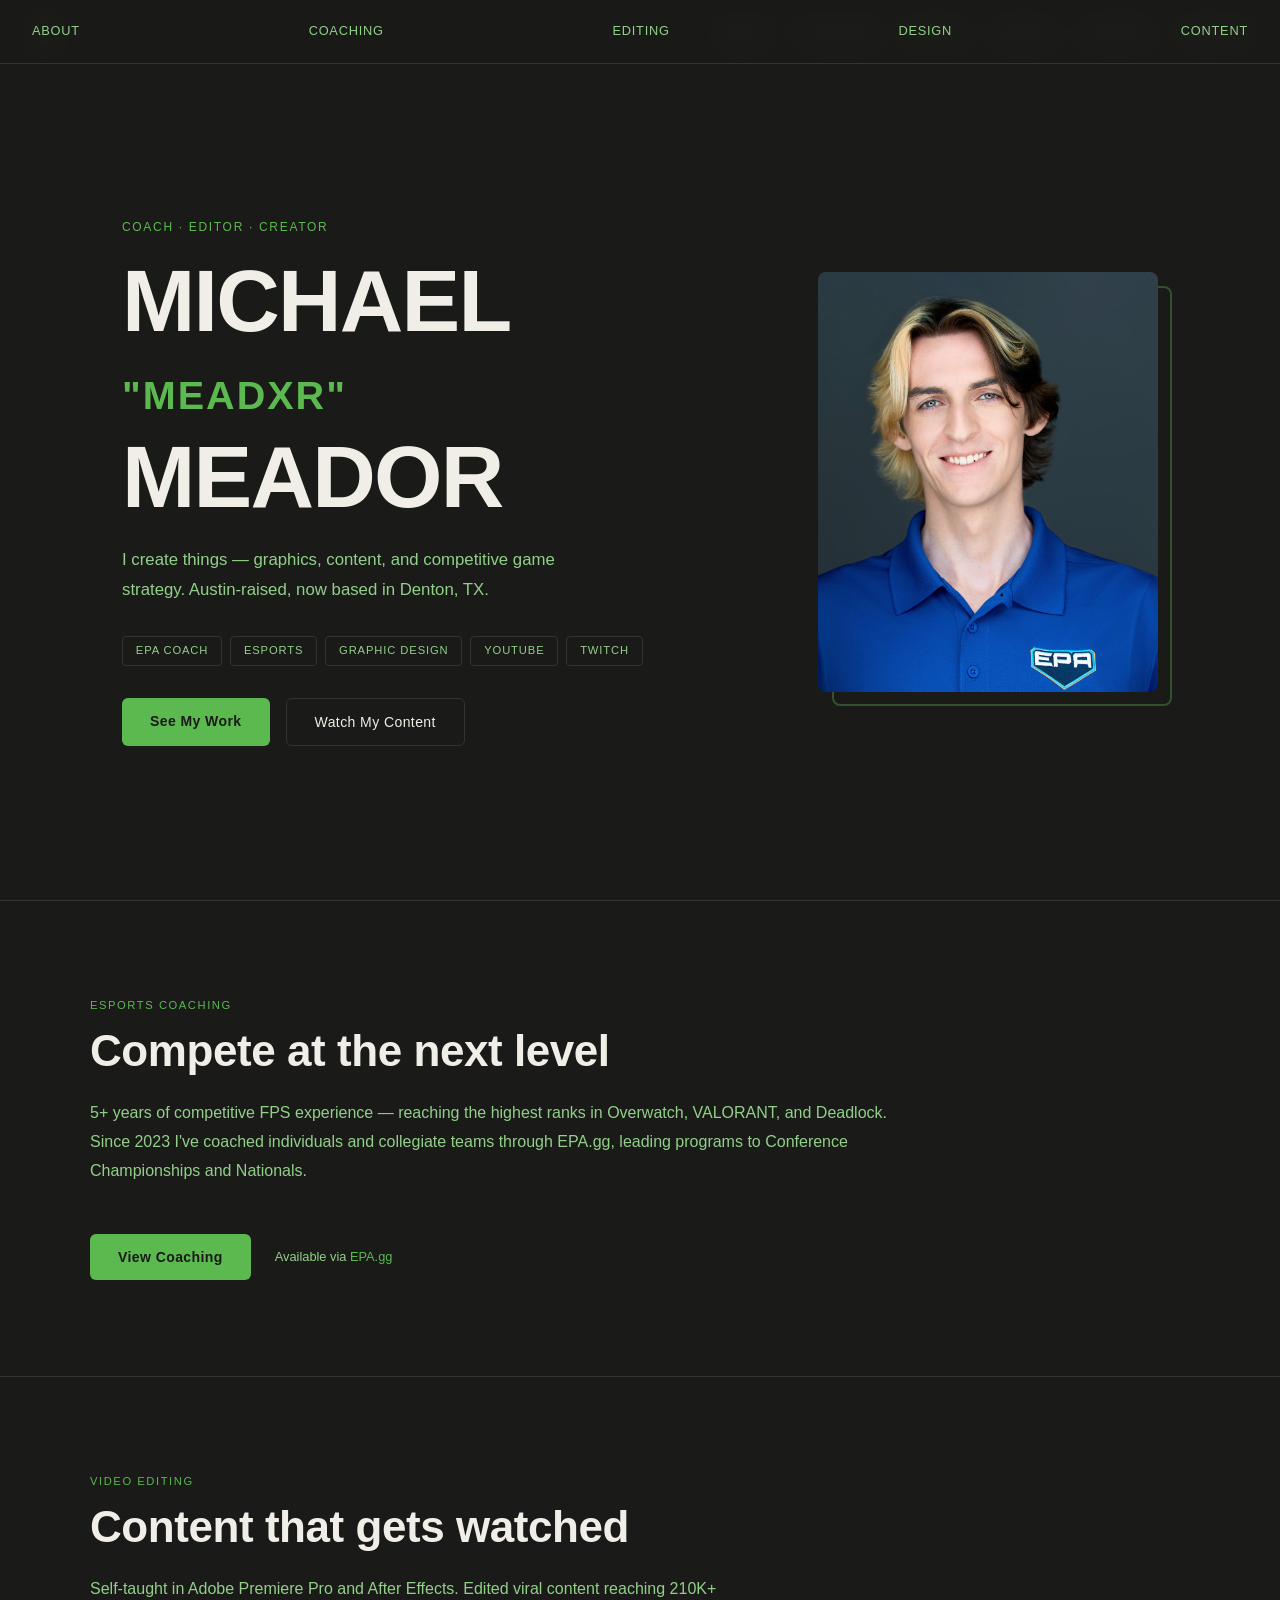
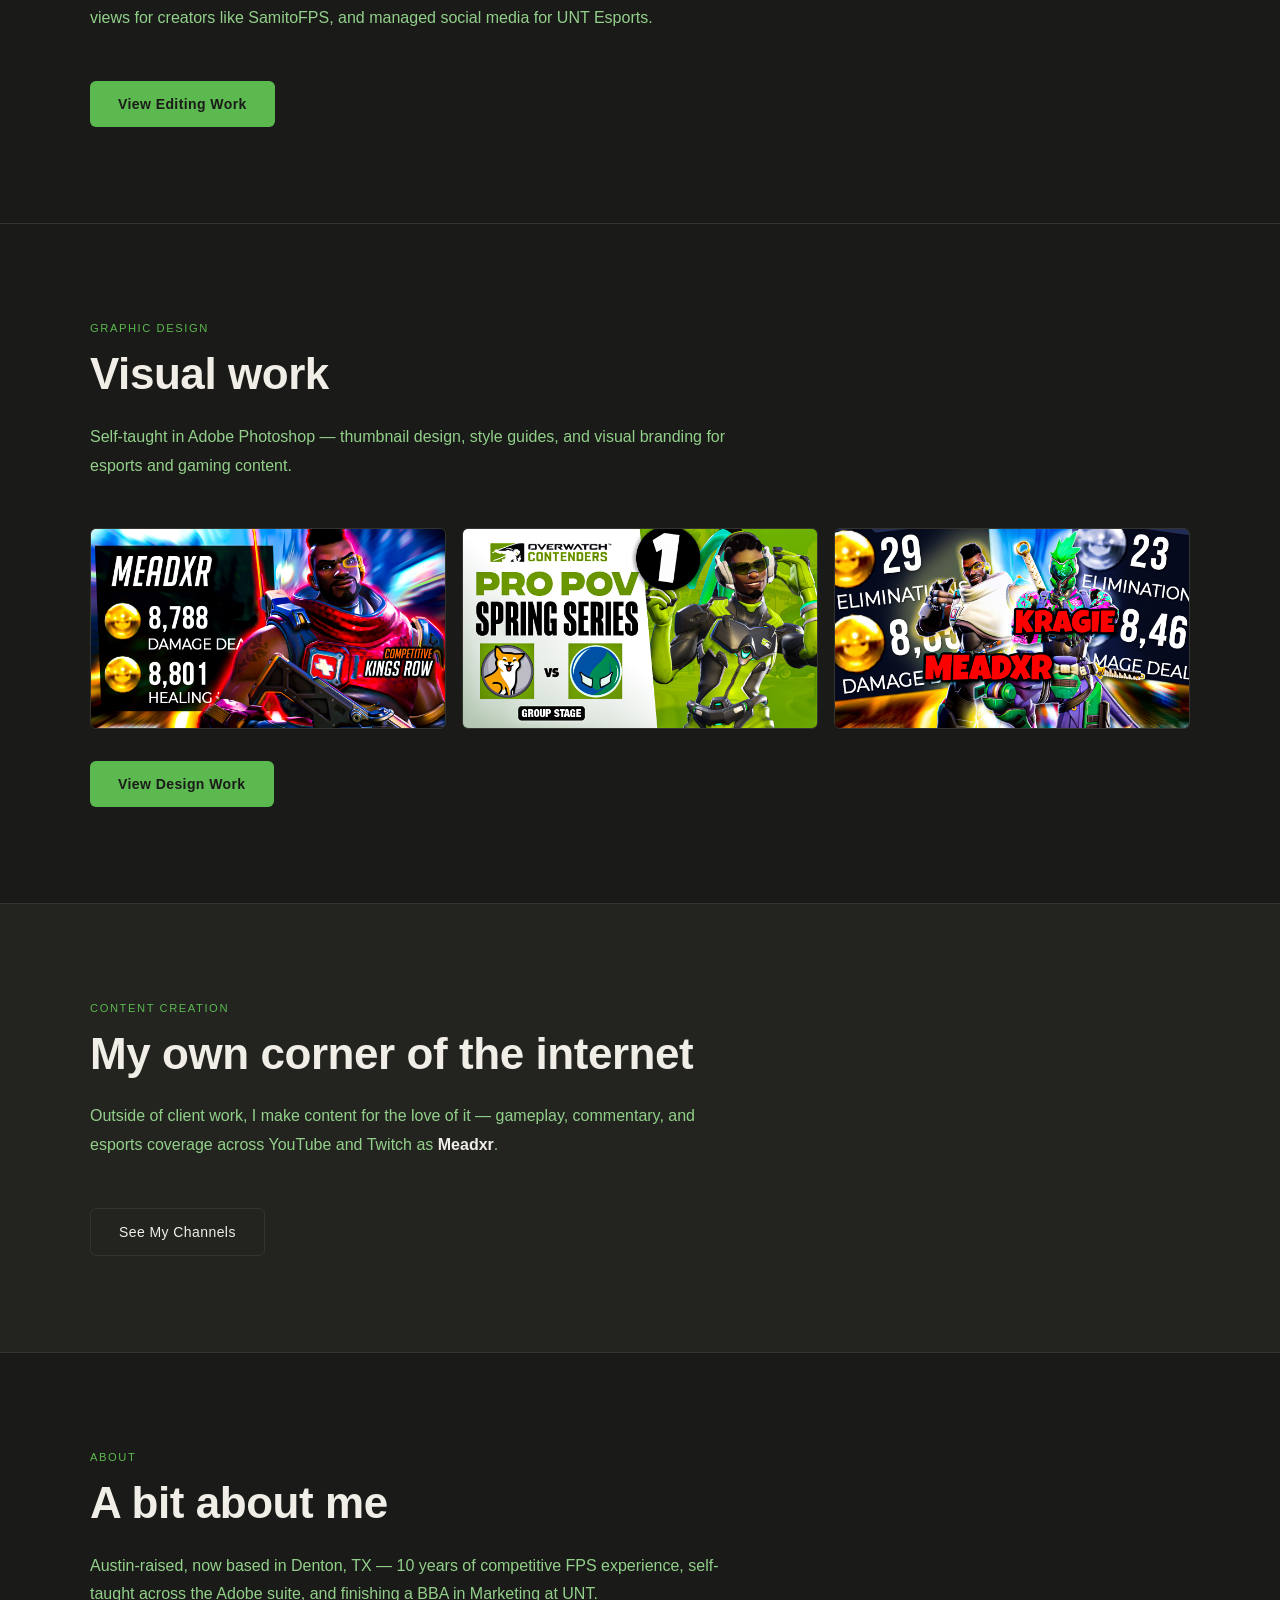
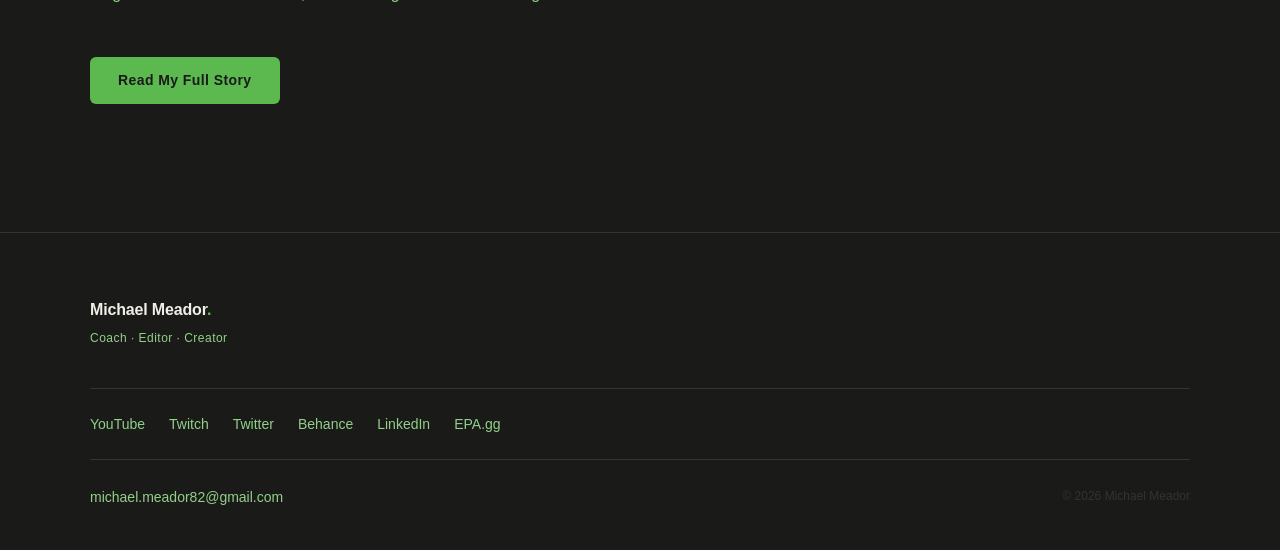
<file: index.html>
<!DOCTYPE html>
<html lang="en">
<head>
  <meta charset="UTF-8" />
  <meta name="viewport" content="width=device-width, initial-scale=1.0" />
  <title>Michael Meador</title>

  

  <link rel="stylesheet" href="styles.css" />
</head>

<body>

  <!-- =============================================
       NAV
  ============================================= -->
  <nav>
    <a href="index.html" class="nav-logo">
      <img src="images/logo.svg" alt="Home" class="nav-logo-icon"
           onerror="this.style.display='none'; this.nextElementSibling.style.display='inline';" />
      <span class="nav-logo-text" style="display:none;">HOME</span>
    </a>

    <ul class="nav-links">
      <li><a href="about.html">About</a></li>
      <li><a href="coaching.html">Coaching</a></li>
      <li><a href="editing.html">Editing</a></li>
      <li><a href="design.html">Design</a></li>
      <li><a href="content.html">Content</a></li>
      <li><a href="#contact">Contact</a></li>
    </ul>
  </nav>


  <!-- =============================================
       HERO
  ============================================= -->
  <section class="hero" id="hero">

    <div class="hero-text">

      <!-- Small label above your name — describes your role/identity in a few words -->
      <p class="hero-eyebrow">Coach · Editor · Creator</p>

      <!-- Your name, large. This is the first thing people read. -->
      <h1 class="hero-name">MICHAEL<br><span class="hero-name-alias">"MEADXR"</span><br>MEADOR</h1>

      <!-- One or two sentences. Who are you and what do you do? Keep it human, not a resume. -->
      <p class="hero-bio">
        I create things — graphics, content, and competitive game strategy.
        Austin-raised, now based in Denton, TX.
      </p>

      <!-- Tags — your lanes at a glance. Add or remove as needed. -->
      <div class="hero-tags">
        <span class="tag">EPA Coach</span>
        <span class="tag">Esports</span>
        <span class="tag">Graphic Design</span>
        <span class="tag">YouTube</span>
        <span class="tag">Twitch</span>
      </div>

      <!-- Two CTAs. Primary scrolls to your work. Secondary goes to your content. -->
      <div class="hero-cta">
        <a href="#work" class="btn-primary">See My Work</a>
        <a href="#content" class="btn-secondary">Watch My Content</a>
      </div>

    </div>

    <!-- Your headshot. Replace 'headshot.jpg' with your actual filename.
         Keep the image in the same folder as index.html. -->
    <div class="hero-image">
      <img src="images/headshot.jpg" alt="Photo of Michael Meador" />
    </div>

  </section>


  <!-- =============================================
       ESPORTS COACHING — teaser, links to coaching.html
  ============================================= -->
  <section class="section-block" id="coaching">
    <div class="section-block-inner">

      <div class="section-block-header coaching-header">
        <p class="section-eyebrow">Esports Coaching</p>
        <h2 class="section-heading">Compete at the next level</h2>
        <p class="section-desc">
          5+ years of competitive FPS experience — reaching the highest ranks in Overwatch,
          VALORANT, and Deadlock. Since 2023 I've coached individuals and collegiate teams
          through EPA.gg, leading programs to Conference Championships and Nationals.
        </p>
      </div>

      <div class="coaching-cta">
        <a href="coaching.html" class="btn-primary">View Coaching</a>
        <p class="epa-badge">Available via <a href="https://epa.gg" target="_blank" rel="noopener">EPA.gg</a></p>
      </div>

    </div>
  </section>


  <!-- =============================================
       VIDEO EDITING
  ============================================= -->
  <section class="section-block" id="editing">
    <div class="section-block-inner">
      <div class="section-block-header">
        <p class="section-eyebrow">Video Editing</p>
        <h2 class="section-heading">Content that gets watched</h2>
        <p class="section-desc">
          Self-taught in Adobe Premiere Pro and After Effects. Edited viral content reaching
          210K+ views for creators like SamitoFPS, and managed social media for UNT Esports.
        </p>
      </div>
      <a href="editing.html" class="btn-primary">View Editing Work</a>
    </div>
  </section>


  <!-- =============================================
       GRAPHIC DESIGN
  ============================================= -->
  <section class="section-block" id="design">
    <div class="section-block-inner">
      <div class="section-block-header">
        <p class="section-eyebrow">Graphic Design</p>
        <h2 class="section-heading">Visual work</h2>
        <p class="section-desc">
          Self-taught in Adobe Photoshop — thumbnail design, style guides, and visual
          branding for esports and gaming content.
        </p>
      </div>
      <div class="thumbs-grid" style="margin-bottom: 2rem;">
        <div class="thumb-item">
          <img src="images/thumb-1.jpg" alt="Thumbnail design 1"
               onerror="this.style.display='none'; this.nextElementSibling.style.display='flex';" />
          <div class="thumb-placeholder">thumb-1.jpg</div>
        </div>
        <div class="thumb-item">
          <img src="images/thumb-2.jpg" alt="Thumbnail design 2"
               onerror="this.style.display='none'; this.nextElementSibling.style.display='flex';" />
          <div class="thumb-placeholder">thumb-2.jpg</div>
        </div>
        <div class="thumb-item">
          <img src="images/thumb-3.jpg" alt="Thumbnail design 3"
               onerror="this.style.display='none'; this.nextElementSibling.style.display='flex';" />
          <div class="thumb-placeholder">thumb-3.jpg</div>
        </div>
      </div>
      <a href="design.html" class="btn-primary">View Design Work</a>
    </div>
  </section>


  <!-- =============================================
       CONTENT CREATION
  ============================================= -->
  <section class="section-block content-section" id="content">
    <div class="section-block-inner">
      <div class="section-block-header">
        <p class="section-eyebrow">Content Creation</p>
        <h2 class="section-heading">My own corner of the internet</h2>
        <p class="section-desc">
          Outside of client work, I make content for the love of it — gameplay,
          commentary, and esports coverage across YouTube and Twitch as
          <strong style="color: var(--color-text);">Meadxr</strong>.
        </p>
      </div>
      <a href="content.html" class="btn-secondary">See My Channels</a>
    </div>
  </section>


  <!-- =============================================
       ABOUT — teaser, links to about.html
  ============================================= -->
  <section class="section-block" id="about">
    <div class="section-block-inner">
      <div class="section-block-header">
        <p class="section-eyebrow">About</p>
        <h2 class="section-heading">A bit about me</h2>
        <p class="section-desc">
          Austin-raised, now based in Denton, TX — 10 years of competitive FPS experience,
          self-taught across the Adobe suite, and finishing a BBA in Marketing at UNT.
        </p>
      </div>
      <a href="about.html" class="btn-primary">Read My Full Story</a>
    </div>
  </section>


  <!-- =============================================
       FOOTER
  ============================================= -->
  <footer id="contact">
    <div class="footer-inner">

      <div class="footer-top">
        <!-- Left: name + tagline -->
        <div class="footer-brand">
          <p class="footer-logo">Michael Meador<span>.</span></p>
          <p class="footer-tagline">Coach · Editor · Creator</p>
        </div>

        <!-- Right: nav links repeated for convenience -->
        <nav class="footer-nav" aria-label="Footer navigation">
          <a href="about.html">About</a>
          <a href="coaching.html">Coaching</a>
          <a href="editing.html">Editing</a>
          <a href="design.html">Design</a>
          <a href="content.html">Content</a>
        </nav>
      </div>

      <div class="footer-links">
        <a href="https://www.youtube.com/@MeadxrOW" target="_blank" rel="noopener">YouTube</a>
        <a href="https://twitch.tv/meadxr_" target="_blank" rel="noopener">Twitch</a>
        <a href="https://twitter.com/Meadxr" target="_blank" rel="noopener">Twitter</a>
        <a href="https://www.behance.net/michaelmeador" target="_blank" rel="noopener">Behance</a>
        <a href="https://www.linkedin.com/in/michaelmeador-smm/" target="_blank" rel="noopener">LinkedIn</a>
        <a href="https://epa.gg/our-coaches/michael-meadxr-meador/" target="_blank" rel="noopener">EPA.gg</a>
      </div>

      <div class="footer-bottom">
        <p class="footer-email">
          <a href="mailto:michael.meador82@gmail.com">michael.meador82@gmail.com</a>
        </p>
        <p class="footer-copy">&copy; 2026 Michael Meador</p>
      </div>

    </div>
  </footer>

</body>
</html>
</file>
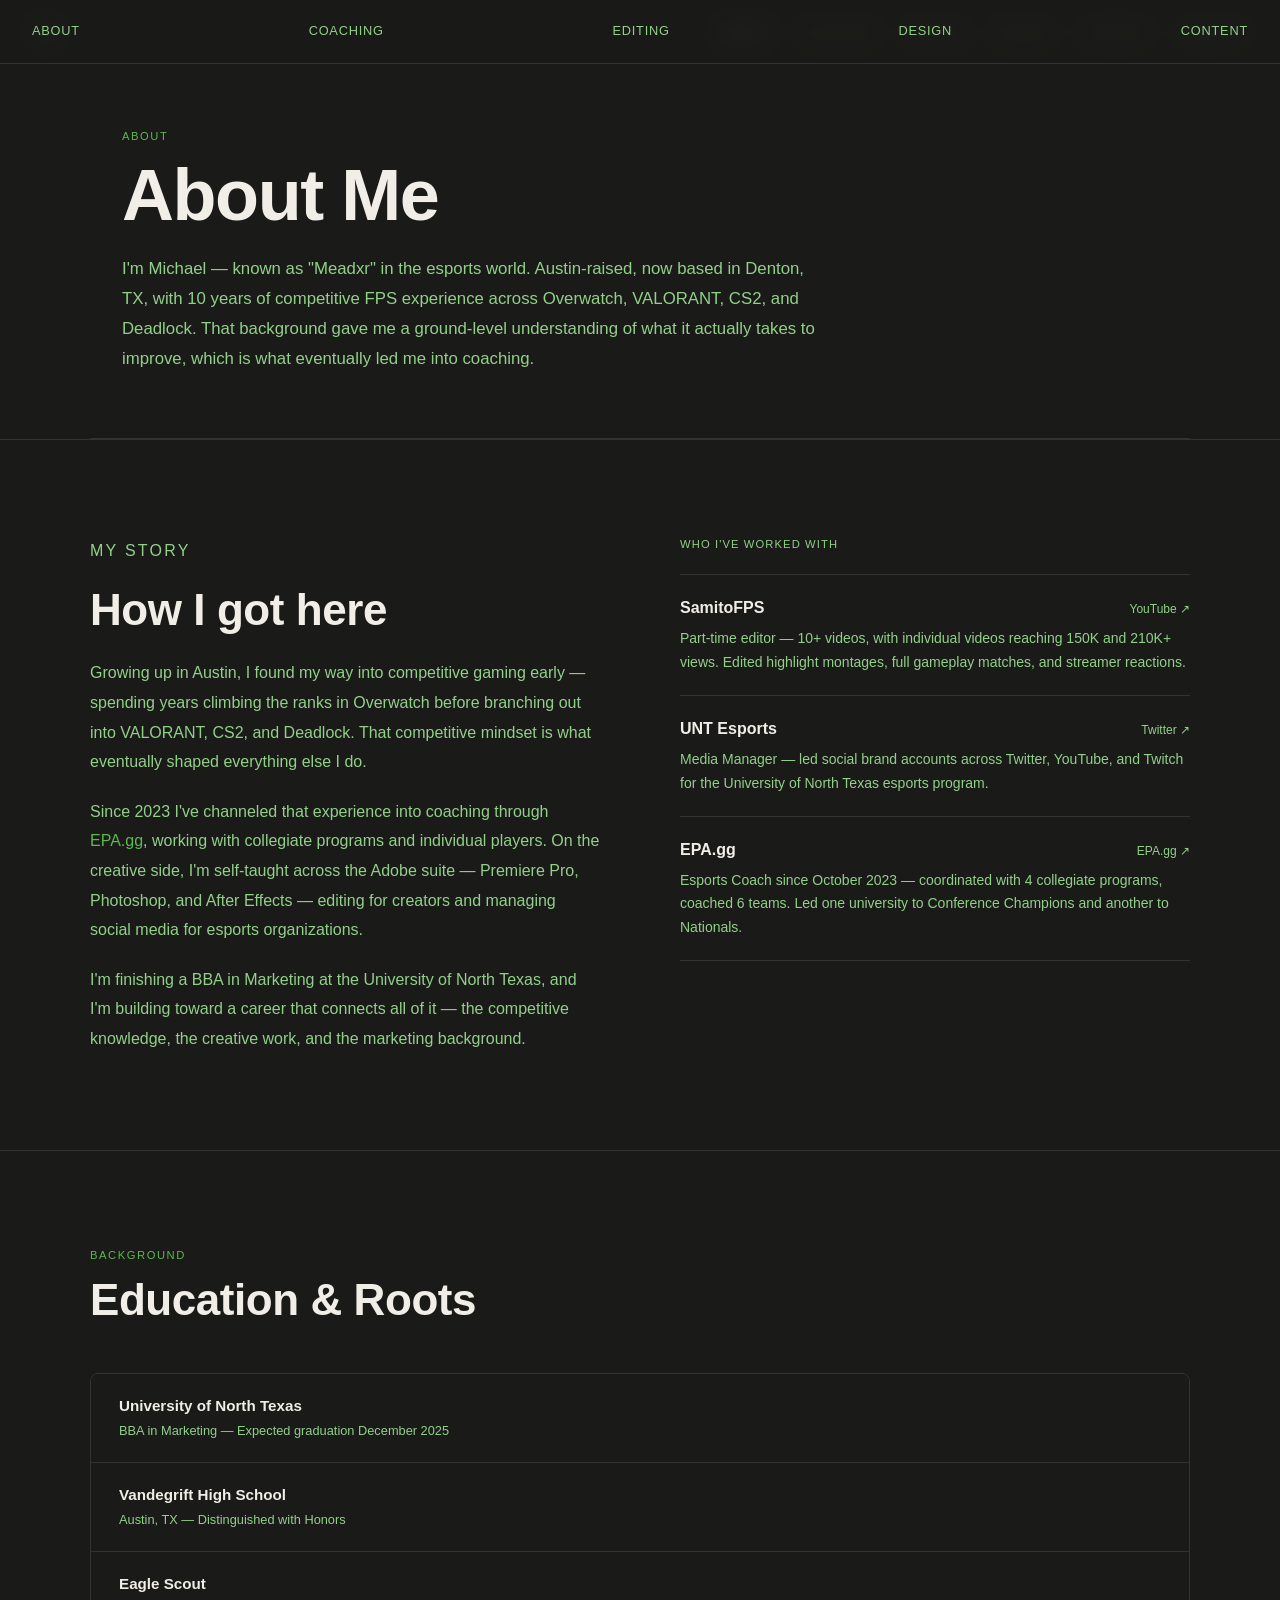
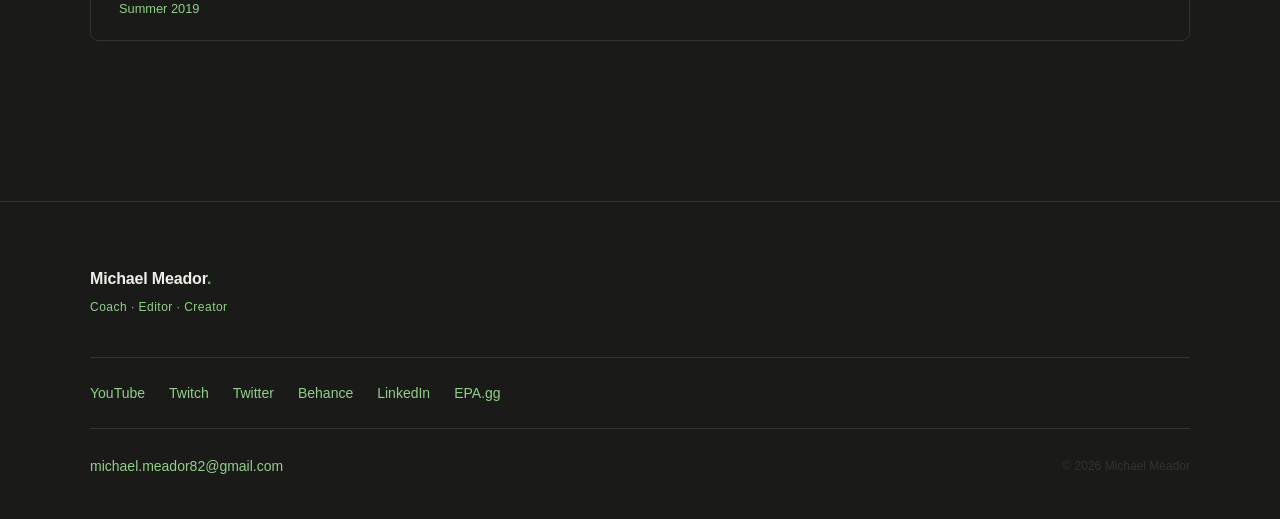
<file: about.html>
<!DOCTYPE html>
<html lang="en">
<head>
  <meta charset="UTF-8" />
  <meta name="viewport" content="width=device-width, initial-scale=1.0" />
  <title>About Me — Michael "Meadxr" Meador</title>
  <link rel="stylesheet" href="styles.css" />
</head>

<body>

  <!-- NAV -->
  <nav>
    <a href="index.html" class="nav-logo">
      <img src="images/logo.svg" alt="Home" class="nav-logo-icon"
           onerror="this.style.display='none'; this.nextElementSibling.style.display='inline';" />
      <span class="nav-logo-text" style="display:none;">HOME</span>
    </a>
    <ul class="nav-links">
      <li><a href="about.html" class="active">About</a></li>
      <li><a href="coaching.html">Coaching</a></li>
      <li><a href="editing.html">Editing</a></li>
      <li><a href="design.html">Design</a></li>
      <li><a href="content.html">Content</a></li>
      <li><a href="index.html#contact">Contact</a></li>
    </ul>
  </nav>


  <!-- PAGE HERO -->
  <section class="page-hero">
    <p class="section-eyebrow">About</p>
    <h1>About Me</h1>
    <p class="section-desc">
      <!-- UPDATE: This is the place for the fuller personal story —
           Austin upbringing, how you got into esports, your path so far. -->
      I'm Michael — known as "Meadxr" in the esports world. Austin-raised, now based in
      Denton, TX, with 10 years of competitive FPS experience across Overwatch, VALORANT,
      CS2, and Deadlock. That background gave me a ground-level understanding of what it
      actually takes to improve, which is what eventually led me into coaching.
    </p>
  </section>


  <!-- THE FULL STORY -->
  <section class="section-block">
    <div class="section-block-inner">

      <div class="about-inner">

        <div class="about-text">
          <p class="section-eyebrow">My Story</p>
          <h2 class="section-heading">How I got here</h2>

          <p>
            <!-- UPDATE: Expand this with the Austin background, how esports
                 became a part of your life, and what led you toward coaching,
                 editing, and design specifically. -->
            Growing up in Austin, I found my way into competitive gaming early —
            spending years climbing the ranks in Overwatch before branching out into
            VALORANT, CS2, and Deadlock. That competitive mindset is what eventually
            shaped everything else I do.
          </p>
          <p>
            Since 2023 I've channeled that experience into coaching through
            <a href="https://epa.gg/our-coaches/michael-meadxr-meador/" target="_blank" rel="noopener" class="inline-link">EPA.gg</a>,
            working with collegiate programs and individual players. On the creative side,
            I'm self-taught across the Adobe suite — Premiere Pro, Photoshop, and After
            Effects — editing for creators and managing social media for esports organizations.
          </p>
          <p>
            I'm finishing a BBA in Marketing at the University of North Texas, and I'm
            building toward a career that connects all of it — the competitive knowledge,
            the creative work, and the marketing background.
          </p>
        </div>

        <!-- Credentials -->
        <div class="about-credentials">
          <p class="credentials-label">Who I've worked with</p>

          <div class="credential-item">
            <div class="credential-header">
              <span class="credential-name">SamitoFPS</span>
              <a href="https://www.youtube.com/@SamitoFPS" target="_blank" rel="noopener" class="credential-link">YouTube ↗</a>
            </div>
            <p class="credential-desc">
              Part-time editor — 10+ videos, with individual videos reaching 150K and 210K+ views.
              Edited highlight montages, full gameplay matches, and streamer reactions.
            </p>
          </div>

          <div class="credential-item">
            <div class="credential-header">
              <span class="credential-name">UNT Esports</span>
              <a href="https://twitter.com/UNTEsports" target="_blank" rel="noopener" class="credential-link">Twitter ↗</a>
            </div>
            <p class="credential-desc">
              Media Manager — led social brand accounts across Twitter, YouTube, and Twitch
              for the University of North Texas esports program.
            </p>
          </div>

          <div class="credential-item">
            <div class="credential-header">
              <span class="credential-name">EPA.gg</span>
              <a href="https://epa.gg" target="_blank" rel="noopener" class="credential-link">EPA.gg ↗</a>
            </div>
            <p class="credential-desc">
              Esports Coach since October 2023 — coordinated with 4 collegiate programs,
              coached 6 teams. Led one university to Conference Champions and another to Nationals.
            </p>
          </div>
        </div>

      </div>
    </div>
  </section>


  <!-- BACKGROUND / EDUCATION -->
  <section class="section-block">
    <div class="section-block-inner">
      <div class="section-block-header">
        <p class="section-eyebrow">Background</p>
        <h2 class="section-heading">Education & Roots</h2>
      </div>

      <div class="channels-list">
        <div class="channel-item">
          <div class="channel-info">
            <span class="channel-name">University of North Texas</span>
            <span class="channel-desc">BBA in Marketing — Expected graduation December 2025</span>
          </div>
        </div>
        <div class="channel-item">
          <div class="channel-info">
            <span class="channel-name">Vandegrift High School</span>
            <span class="channel-desc">Austin, TX — Distinguished with Honors</span>
          </div>
        </div>
        <div class="channel-item">
          <div class="channel-info">
            <span class="channel-name">Eagle Scout</span>
            <span class="channel-desc">Summer 2019</span>
          </div>
        </div>
      </div>
    </div>
  </section>


  <!-- FOOTER -->
  <footer id="contact">
    <div class="footer-inner">
      <div class="footer-top">
        <div class="footer-brand">
          <p class="footer-logo">Michael Meador<span>.</span></p>
          <p class="footer-tagline">Coach · Editor · Creator</p>
        </div>
        <nav class="footer-nav" aria-label="Footer navigation">
          <a href="about.html">About</a>
          <a href="coaching.html">Coaching</a>
          <a href="editing.html">Editing</a>
          <a href="design.html">Design</a>
          <a href="content.html">Content</a>
        </nav>
      </div>
      <div class="footer-links">
        <a href="https://www.youtube.com/@MeadxrOW" target="_blank" rel="noopener">YouTube</a>
        <a href="https://twitch.tv/meadxr_" target="_blank" rel="noopener">Twitch</a>
        <a href="https://twitter.com/Meadxr" target="_blank" rel="noopener">Twitter</a>
        <a href="https://www.behance.net/michaelmeador" target="_blank" rel="noopener">Behance</a>
        <a href="https://www.linkedin.com/in/michaelmeador-smm/" target="_blank" rel="noopener">LinkedIn</a>
        <a href="https://epa.gg/our-coaches/michael-meadxr-meador/" target="_blank" rel="noopener">EPA.gg</a>
      </div>
      <div class="footer-bottom">
        <p class="footer-email">
          <a href="mailto:michael.meador82@gmail.com">michael.meador82@gmail.com</a>
        </p>
        <p class="footer-copy">&copy; 2026 Michael Meador</p>
      </div>
    </div>
  </footer>

</body>
</html>
</file>
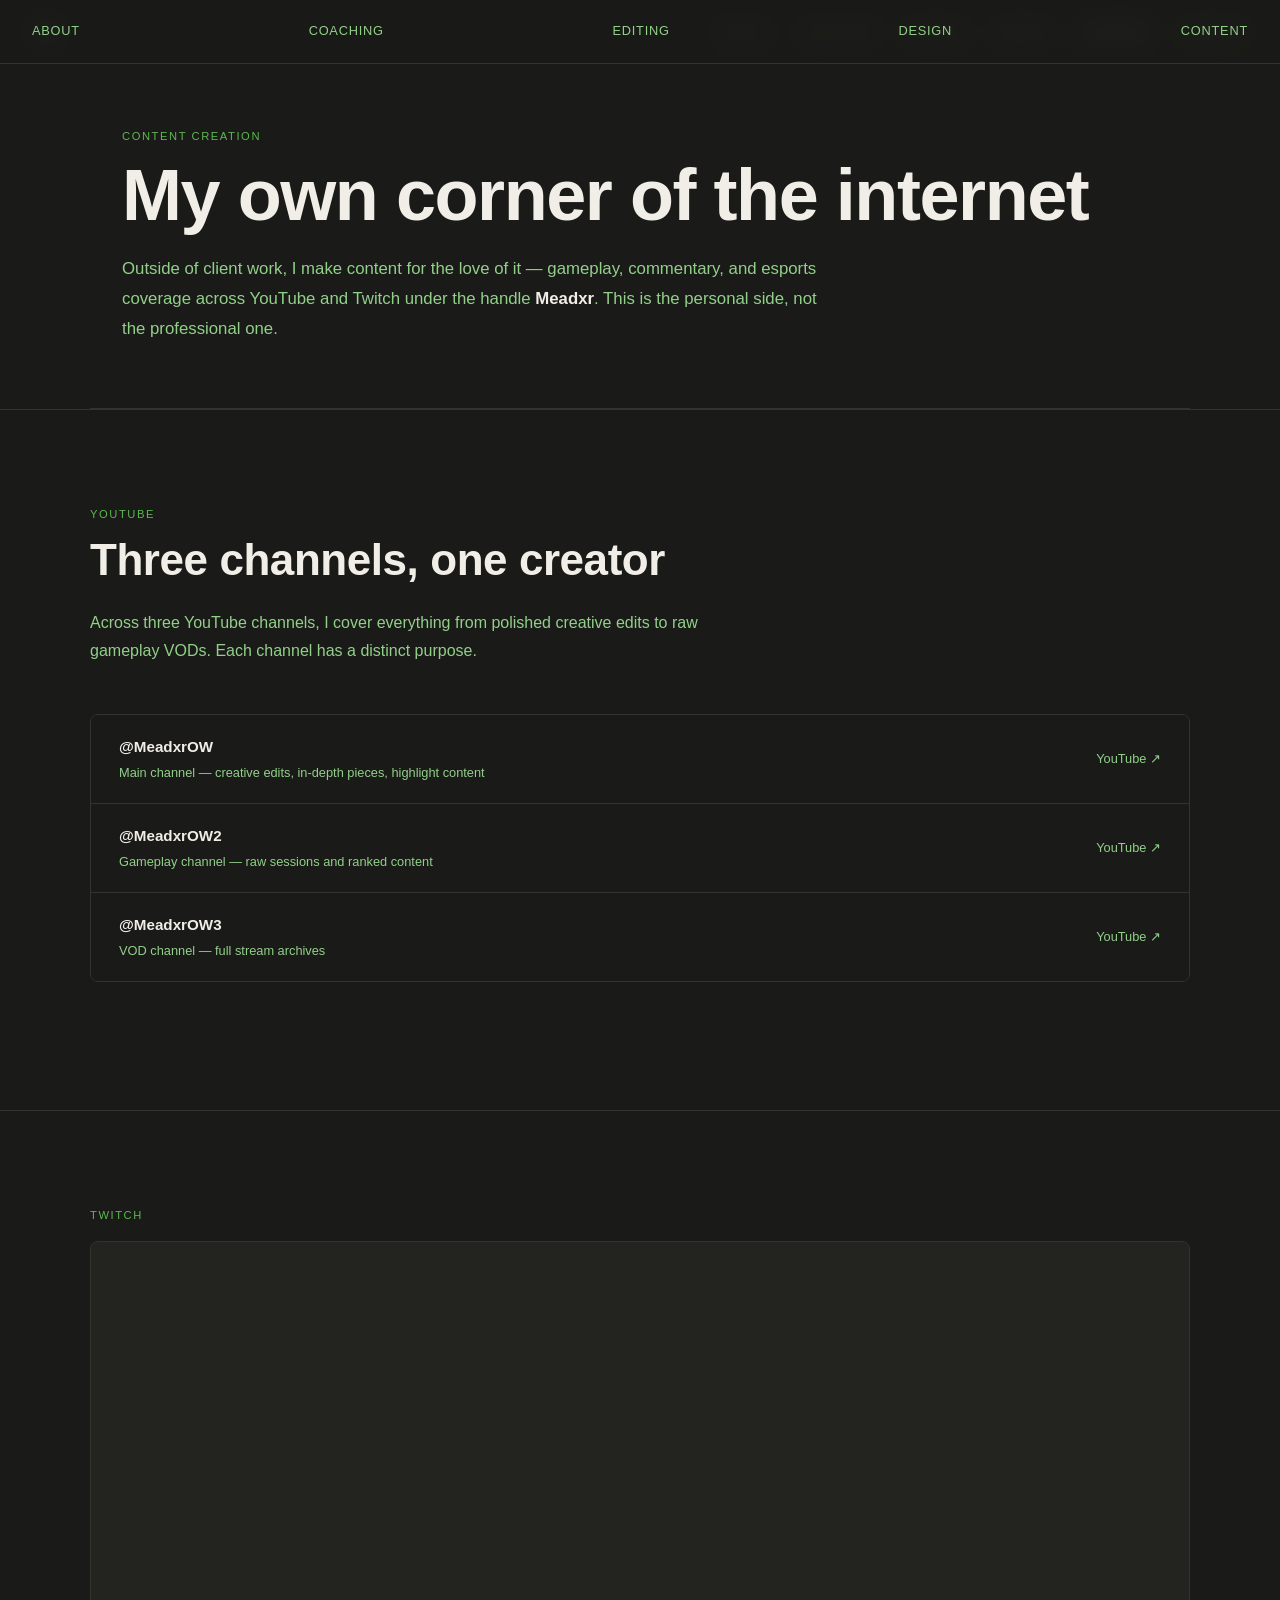
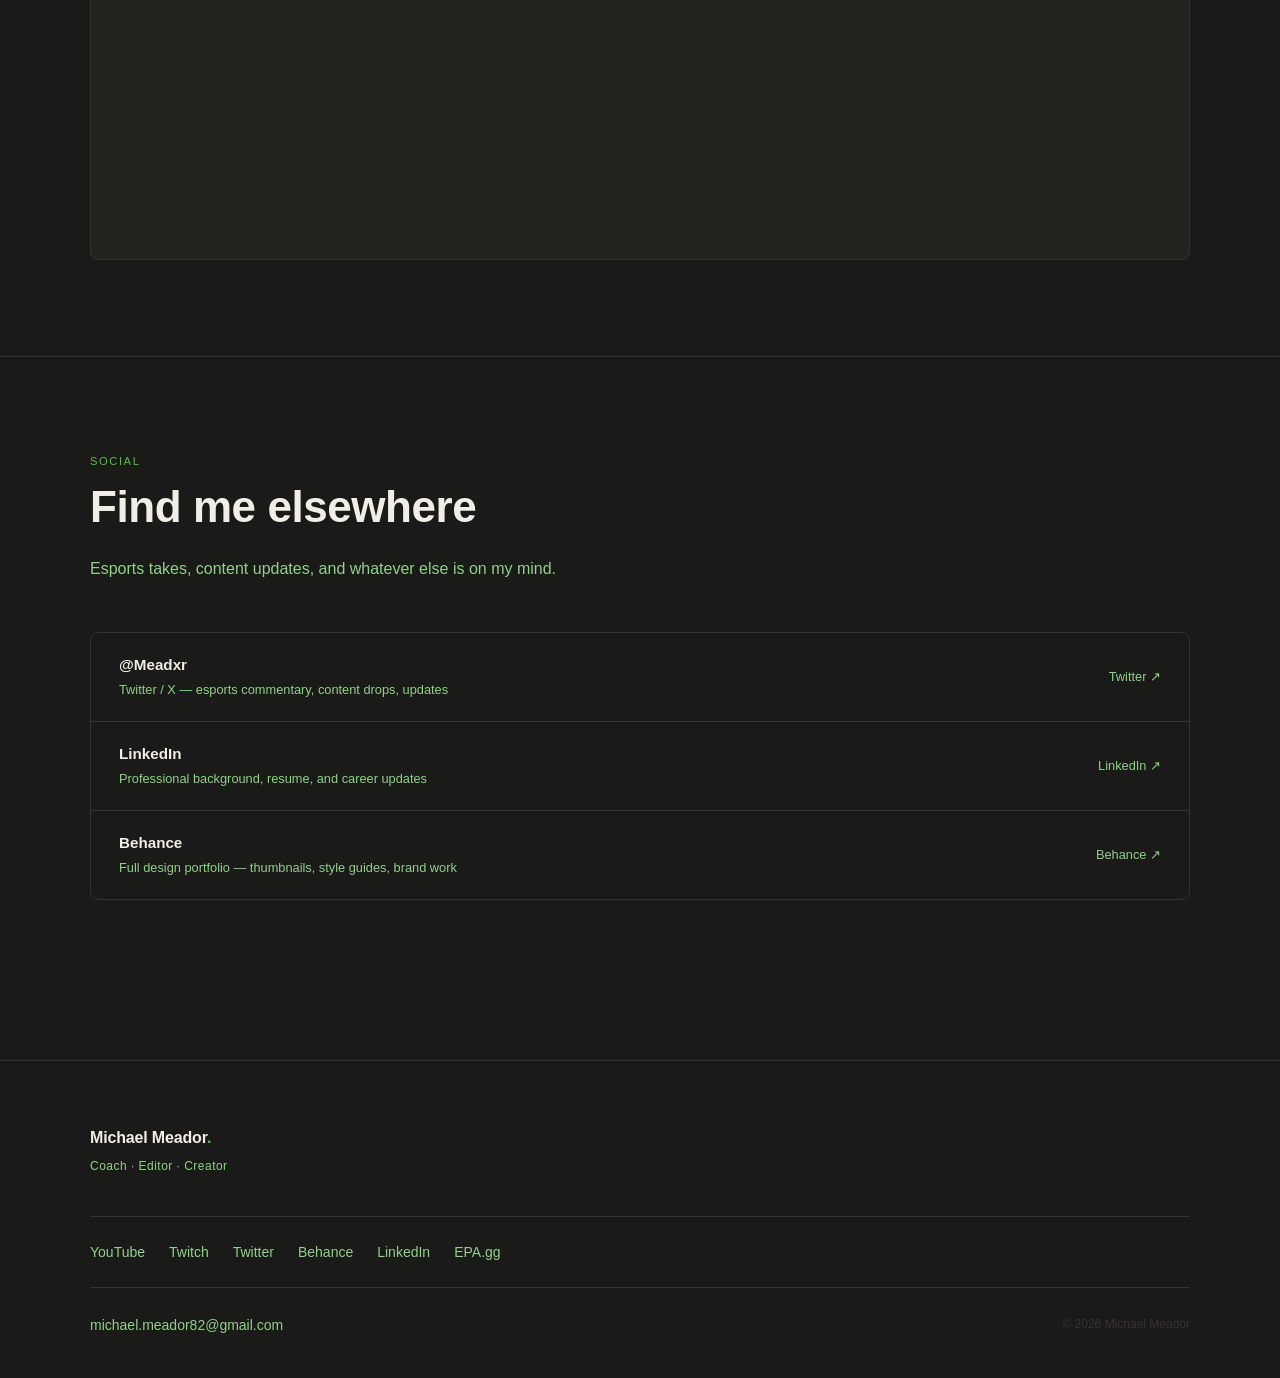
<file: content.html>
<!DOCTYPE html>
<html lang="en">
<head>
  <meta charset="UTF-8" />
  <meta name="viewport" content="width=device-width, initial-scale=1.0" />
  <title>Content — Michael "Meadxr" Meador</title>
  <link rel="stylesheet" href="styles.css" />
</head>

<body>

  <!-- NAV -->
  <nav>
    <a href="index.html" class="nav-logo">
      <img src="images/logo.svg" alt="Home" class="nav-logo-icon"
           onerror="this.style.display='none'; this.nextElementSibling.style.display='inline';" />
      <span class="nav-logo-text" style="display:none;">HOME</span>
    </a>
    <ul class="nav-links">
      <li><a href="about.html">About</a></li>
      <li><a href="coaching.html">Coaching</a></li>
      <li><a href="editing.html">Editing</a></li>
      <li><a href="design.html">Design</a></li>
      <li><a href="content.html" class="active">Content</a></li>
      <li><a href="index.html#contact">Contact</a></li>
    </ul>
  </nav>


  <!-- PAGE HERO -->
  <section class="page-hero">
    <p class="section-eyebrow">Content Creation</p>
    <h1>My own corner of the internet</h1>
    <p class="section-desc">
      Outside of client work, I make content for the love of it — gameplay, commentary,
      and esports coverage across YouTube and Twitch under the handle
      <strong style="color: var(--color-text);">Meadxr</strong>.
      This is the personal side, not the professional one.
    </p>
  </section>


  <!-- YOUTUBE -->
  <section class="section-block">
    <div class="section-block-inner">

      <div class="section-block-header">
        <p class="section-eyebrow">YouTube</p>
        <h2 class="section-heading">Three channels, one creator</h2>
        <p class="section-desc">
          Across three YouTube channels, I cover everything from polished creative edits
          to raw gameplay VODs. Each channel has a distinct purpose.
        </p>
      </div>

      <div class="channels-list">
        <div class="channel-item">
          <div class="channel-info">
            <span class="channel-name">@MeadxrOW</span>
            <span class="channel-desc">Main channel — creative edits, in-depth pieces, highlight content</span>
          </div>
          <a href="https://www.youtube.com/@MeadxrOW" target="_blank" rel="noopener" class="channel-link">YouTube ↗</a>
        </div>
        <div class="channel-item">
          <div class="channel-info">
            <span class="channel-name">@MeadxrOW2</span>
            <span class="channel-desc">Gameplay channel — raw sessions and ranked content</span>
          </div>
          <a href="https://www.youtube.com/@MeadxrOW2" target="_blank" rel="noopener" class="channel-link">YouTube ↗</a>
        </div>
        <div class="channel-item">
          <div class="channel-info">
            <span class="channel-name">@MeadxrOW3</span>
            <span class="channel-desc">VOD channel — full stream archives</span>
          </div>
          <a href="https://www.youtube.com/@MeadxrOW3" target="_blank" rel="noopener" class="channel-link">YouTube ↗</a>
        </div>
      </div>

    </div>
  </section>


  <!-- TWITCH -->
  <section class="section-block">
    <div class="section-block-inner">

      <p class="section-eyebrow">Twitch</p>

      <!-- Live Twitch embed for meadxr_. Shows live stream when online,
           Twitch's own offline screen when not. The parent param must match
           your actual domain once live (e.g. meadxr.github.io) or the embed
           will refuse to load due to Twitch's embed security. -->
      <div class="video-embed-wrapper" style="margin-top: 1rem;">
        <iframe
          src="https://player.twitch.tv/?channel=meadxr_&parent=meadxr.github.io&muted=true"
          allowfullscreen>
        </iframe>
      </div>

    </div>
  </section>


  <!-- SOCIAL -->
  <section class="section-block">
    <div class="section-block-inner">

      <div class="section-block-header">
        <p class="section-eyebrow">Social</p>
        <h2 class="section-heading">Find me elsewhere</h2>
        <p class="section-desc">
          Esports takes, content updates, and whatever else is on my mind.
        </p>
      </div>

      <div class="channels-list">
        <div class="channel-item">
          <div class="channel-info">
            <span class="channel-name">@Meadxr</span>
            <span class="channel-desc">Twitter / X — esports commentary, content drops, updates</span>
          </div>
          <a href="https://twitter.com/Meadxr" target="_blank" rel="noopener" class="channel-link">Twitter ↗</a>
        </div>
        <div class="channel-item">
          <div class="channel-info">
            <span class="channel-name">LinkedIn</span>
            <span class="channel-desc">Professional background, resume, and career updates</span>
          </div>
          <a href="https://www.linkedin.com/in/michaelmeador-smm/" target="_blank" rel="noopener" class="channel-link">LinkedIn ↗</a>
        </div>
        <div class="channel-item">
          <div class="channel-info">
            <span class="channel-name">Behance</span>
            <span class="channel-desc">Full design portfolio — thumbnails, style guides, brand work</span>
          </div>
          <a href="https://www.behance.net/michaelmeador" target="_blank" rel="noopener" class="channel-link">Behance ↗</a>
        </div>
      </div>

    </div>
  </section>


  <!-- FOOTER -->
  <footer id="contact">
    <div class="footer-inner">
      <div class="footer-top">
        <div class="footer-brand">
          <p class="footer-logo">Michael Meador<span>.</span></p>
          <p class="footer-tagline">Coach · Editor · Creator</p>
        </div>
        <nav class="footer-nav" aria-label="Footer navigation">
          <a href="about.html">About</a>
          <a href="coaching.html">Coaching</a>
          <a href="editing.html">Editing</a>
          <a href="design.html">Design</a>
          <a href="content.html">Content</a>
        </nav>
      </div>
      <div class="footer-links">
        <a href="https://www.youtube.com/@MeadxrOW" target="_blank" rel="noopener">YouTube</a>
        <a href="https://twitch.tv/meadxr_" target="_blank" rel="noopener">Twitch</a>
        <a href="https://twitter.com/Meadxr" target="_blank" rel="noopener">Twitter</a>
        <a href="https://www.behance.net/michaelmeador" target="_blank" rel="noopener">Behance</a>
        <a href="https://www.linkedin.com/in/michaelmeador-smm/" target="_blank" rel="noopener">LinkedIn</a>
        <a href="https://epa.gg/our-coaches/michael-meadxr-meador/" target="_blank" rel="noopener">EPA.gg</a>
      </div>
      <div class="footer-bottom">
        <p class="footer-email">
          <a href="mailto:michael.meador82@gmail.com">michael.meador82@gmail.com</a>
        </p>
        <p class="footer-copy">&copy; 2026 Michael Meador</p>
      </div>
    </div>
  </footer>

</body>
</html>
</file>
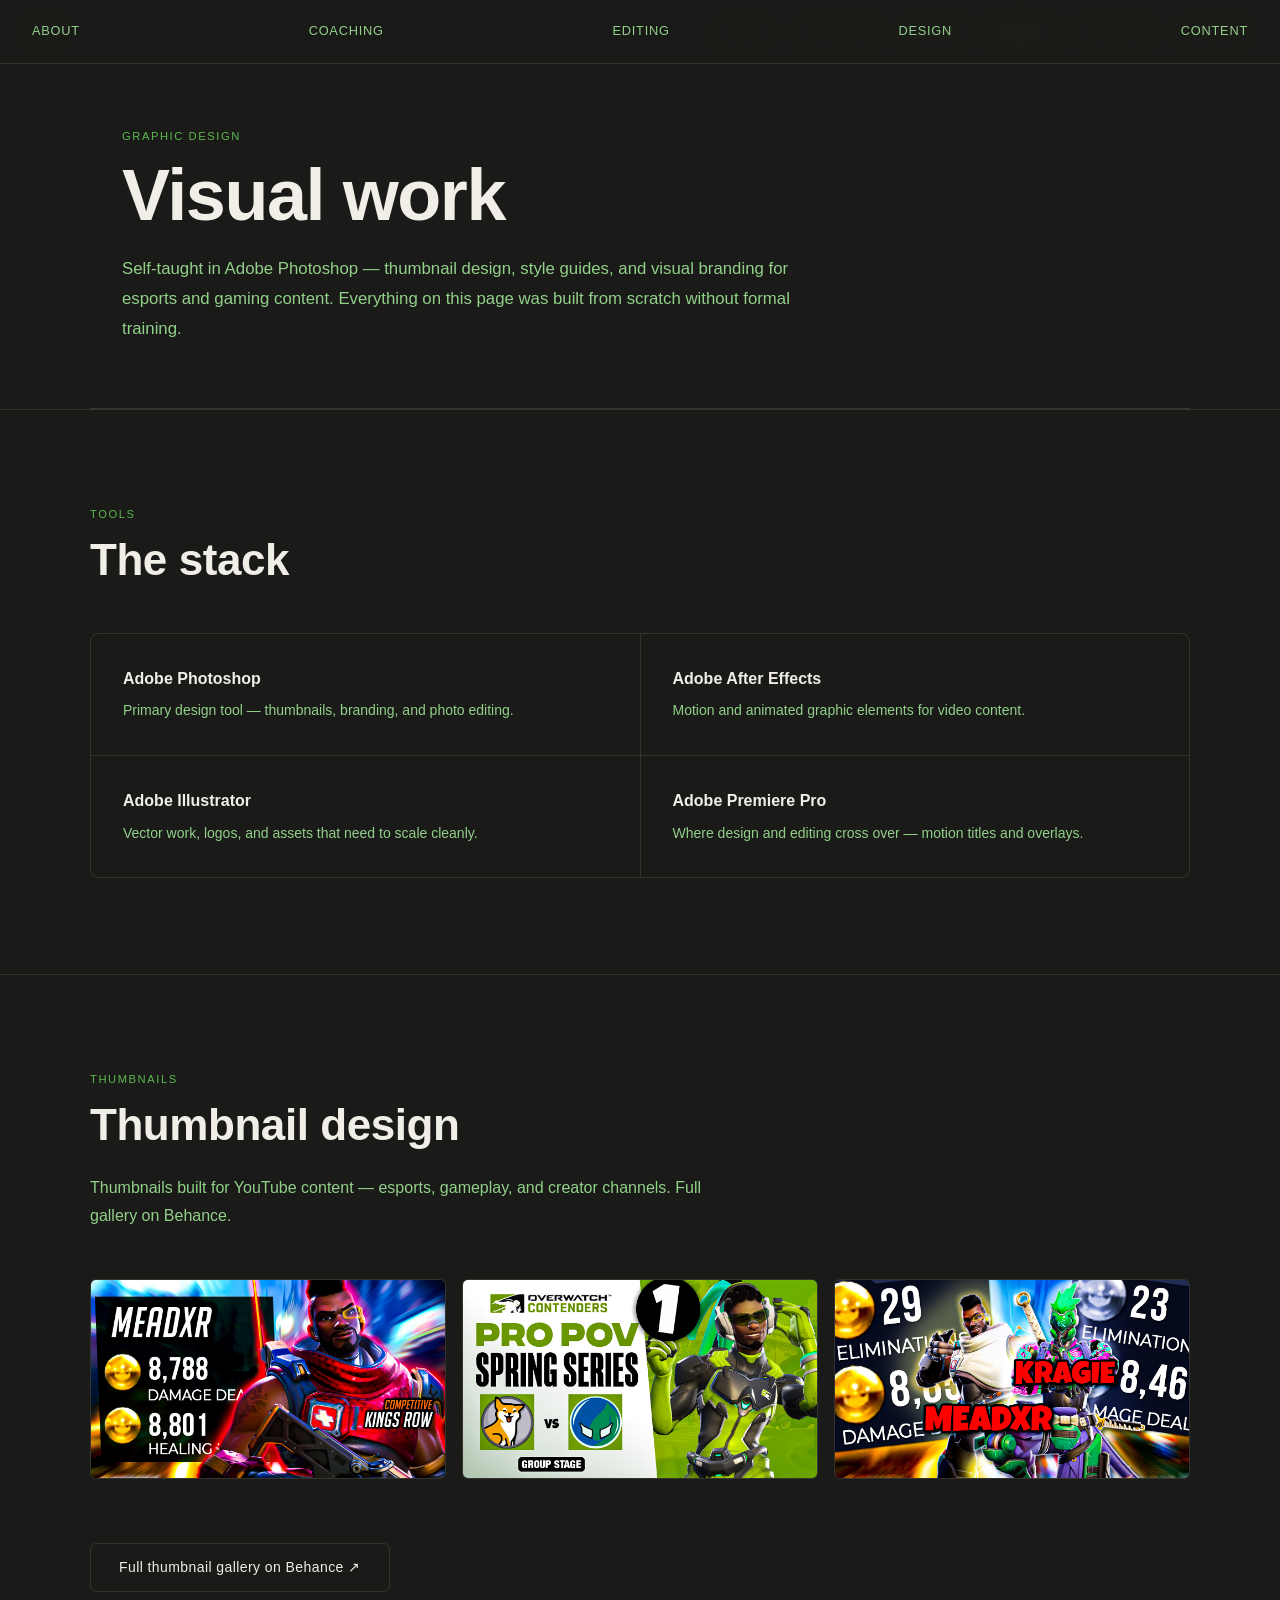
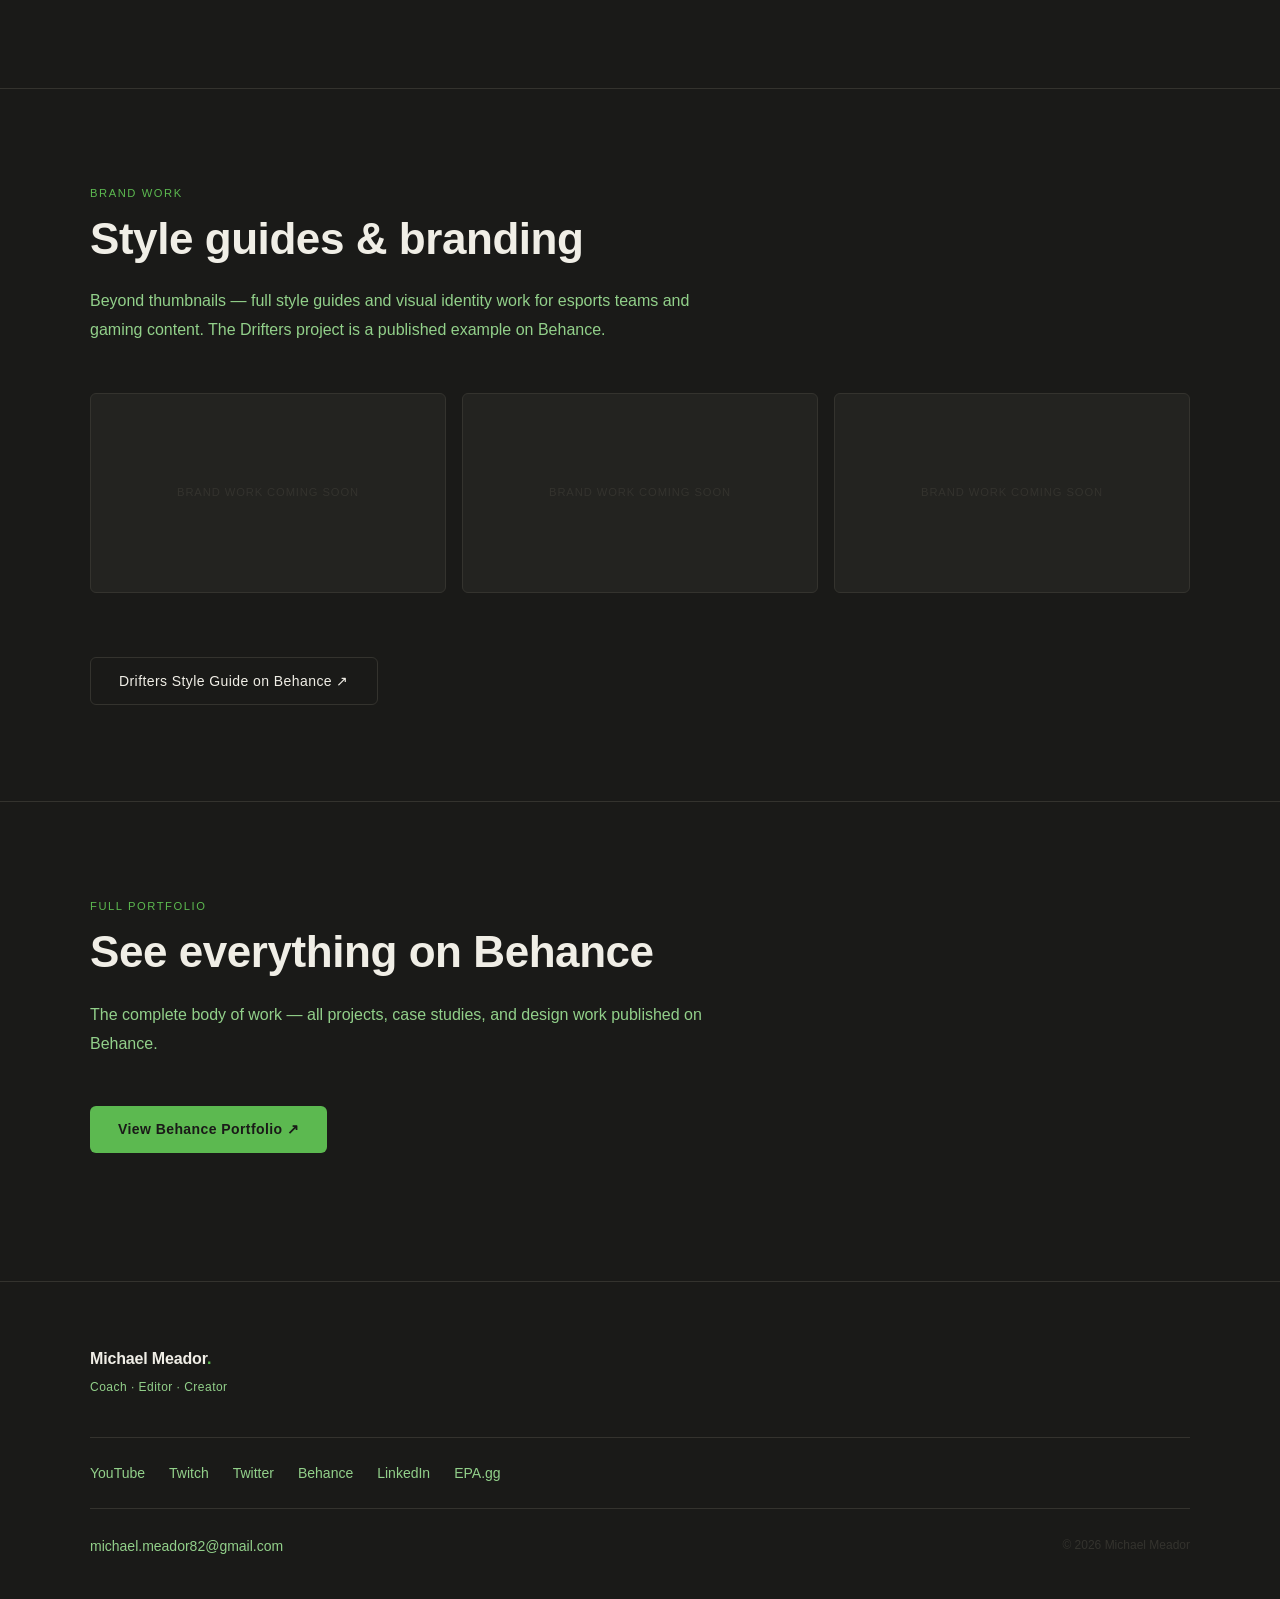
<file: design.html>
<!DOCTYPE html>
<html lang="en">
<head>
  <meta charset="UTF-8" />
  <meta name="viewport" content="width=device-width, initial-scale=1.0" />
  <title>Graphic Design — Michael "Meadxr" Meador</title>
  <link rel="stylesheet" href="styles.css" />
</head>

<body>

  <!-- NAV -->
  <nav>
    <a href="index.html" class="nav-logo">
      <img src="images/logo.svg" alt="Home" class="nav-logo-icon"
           onerror="this.style.display='none'; this.nextElementSibling.style.display='inline';" />
      <span class="nav-logo-text" style="display:none;">HOME</span>
    </a>
    <ul class="nav-links">
      <li><a href="about.html">About</a></li>
      <li><a href="coaching.html">Coaching</a></li>
      <li><a href="editing.html">Editing</a></li>
      <li><a href="design.html" class="active">Design</a></li>
      <li><a href="content.html">Content</a></li>
      <li><a href="index.html#contact">Contact</a></li>
    </ul>
  </nav>


  <!-- PAGE HERO -->
  <section class="page-hero">
    <p class="section-eyebrow">Graphic Design</p>
    <h1>Visual work</h1>
    <p class="section-desc">
      Self-taught in Adobe Photoshop — thumbnail design, style guides, and visual branding
      for esports and gaming content. Everything on this page was built from scratch
      without formal training.
    </p>
  </section>


  <!-- TOOLS -->
  <section class="section-block">
    <div class="section-block-inner">

      <div class="section-block-header">
        <p class="section-eyebrow">Tools</p>
        <h2 class="section-heading">The stack</h2>
      </div>

      <div class="tools-grid">
        <div class="tool-item">
          <p class="tool-name">Adobe Photoshop</p>
          <p class="tool-desc">Primary design tool — thumbnails, branding, and photo editing.</p>
        </div>
        <div class="tool-item">
          <p class="tool-name">Adobe After Effects</p>
          <p class="tool-desc">Motion and animated graphic elements for video content.</p>
        </div>
        <div class="tool-item">
          <p class="tool-name">Adobe Illustrator</p>
          <p class="tool-desc">Vector work, logos, and assets that need to scale cleanly.</p>
        </div>
        <div class="tool-item">
          <p class="tool-name">Adobe Premiere Pro</p>
          <p class="tool-desc">Where design and editing cross over — motion titles and overlays.</p>
        </div>
      </div>

    </div>
  </section>


  <!-- THUMBNAIL WORK -->
  <section class="section-block">
    <div class="section-block-inner">

      <div class="section-block-header">
        <p class="section-eyebrow">Thumbnails</p>
        <h2 class="section-heading">Thumbnail design</h2>
        <p class="section-desc">
          Thumbnails built for YouTube content — esports, gameplay, and creator channels.
          Full gallery on Behance.
        </p>
      </div>

      <!-- 3x2 thumbnail grid — add more images as thumb-4.jpg etc when ready -->
      <div class="thumbs-grid">
        <div class="thumb-item">
          <img src="images/thumb-1.jpg" alt="Thumbnail design 1"
               onerror="this.style.display='none'; this.nextElementSibling.style.display='flex';" />
          <div class="thumb-placeholder">thumb-1.jpg</div>
        </div>
        <div class="thumb-item">
          <img src="images/thumb-2.jpg" alt="Thumbnail design 2"
               onerror="this.style.display='none'; this.nextElementSibling.style.display='flex';" />
          <div class="thumb-placeholder">thumb-2.jpg</div>
        </div>
        <div class="thumb-item">
          <img src="images/thumb-3.jpg" alt="Thumbnail design 3"
               onerror="this.style.display='none'; this.nextElementSibling.style.display='flex';" />
          <div class="thumb-placeholder">thumb-3.jpg</div>
        </div>
        <!-- Add more thumbnails here as thumb-4.jpg, thumb-5.jpg etc -->
      </div>

      <a href="https://www.behance.net/gallery/170675677/Thumbnails" target="_blank" rel="noopener" class="btn-secondary" style="margin-top: 2rem; display: inline-block;">
        Full thumbnail gallery on Behance ↗
      </a>

    </div>
  </section>


  <!-- STYLE GUIDES / OTHER WORK -->
  <section class="section-block">
    <div class="section-block-inner">

      <div class="section-block-header">
        <p class="section-eyebrow">Brand Work</p>
        <h2 class="section-heading">Style guides & branding</h2>
        <p class="section-desc">
          Beyond thumbnails — full style guides and visual identity work for esports teams
          and gaming content. The Drifters project is a published example on Behance.
          <!-- UPDATE: Add description of the Drifters project or other brand work here -->
        </p>
      </div>

      <!-- PLACEHOLDER: Add brand work images here as they're ready -->
      <!-- Suggested filenames: brand-1.jpg, brand-2.jpg etc in images/ folder -->
      <div class="thumbs-grid">
        <div class="thumb-item">
          <div class="thumb-placeholder">Brand work coming soon</div>
        </div>
        <div class="thumb-item">
          <div class="thumb-placeholder">Brand work coming soon</div>
        </div>
        <div class="thumb-item">
          <div class="thumb-placeholder">Brand work coming soon</div>
        </div>
      </div>

      <a href="https://www.behance.net/gallery/136454707/DRIFTERS" target="_blank" rel="noopener" class="btn-secondary" style="margin-top: 2rem; display: inline-block;">
        Drifters Style Guide on Behance ↗
      </a>

    </div>
  </section>


  <!-- FULL PORTFOLIO CTA -->
  <section class="section-block">
    <div class="section-block-inner">
      <div class="section-block-header">
        <p class="section-eyebrow">Full Portfolio</p>
        <h2 class="section-heading">See everything on Behance</h2>
        <p class="section-desc">
          The complete body of work — all projects, case studies, and design work
          published on Behance.
        </p>
      </div>
      <a href="https://www.behance.net/michaelmeador" target="_blank" rel="noopener" class="btn-primary">
        View Behance Portfolio ↗
      </a>
    </div>
  </section>


  <!-- FOOTER -->
  <footer id="contact">
    <div class="footer-inner">
      <div class="footer-top">
        <div class="footer-brand">
          <p class="footer-logo">Michael Meador<span>.</span></p>
          <p class="footer-tagline">Coach · Editor · Creator</p>
        </div>
        <nav class="footer-nav" aria-label="Footer navigation">
          <a href="about.html">About</a>
          <a href="coaching.html">Coaching</a>
          <a href="editing.html">Editing</a>
          <a href="design.html">Design</a>
          <a href="content.html">Content</a>
        </nav>
      </div>
      <div class="footer-links">
        <a href="https://www.youtube.com/@MeadxrOW" target="_blank" rel="noopener">YouTube</a>
        <a href="https://twitch.tv/meadxr_" target="_blank" rel="noopener">Twitch</a>
        <a href="https://twitter.com/Meadxr" target="_blank" rel="noopener">Twitter</a>
        <a href="https://www.behance.net/michaelmeador" target="_blank" rel="noopener">Behance</a>
        <a href="https://www.linkedin.com/in/michaelmeador-smm/" target="_blank" rel="noopener">LinkedIn</a>
        <a href="https://epa.gg/our-coaches/michael-meadxr-meador/" target="_blank" rel="noopener">EPA.gg</a>
      </div>
      <div class="footer-bottom">
        <p class="footer-email">
          <a href="mailto:michael.meador82@gmail.com">michael.meador82@gmail.com</a>
        </p>
        <p class="footer-copy">&copy; 2026 Michael Meador</p>
      </div>
    </div>
  </footer>

</body>
</html>
</file>
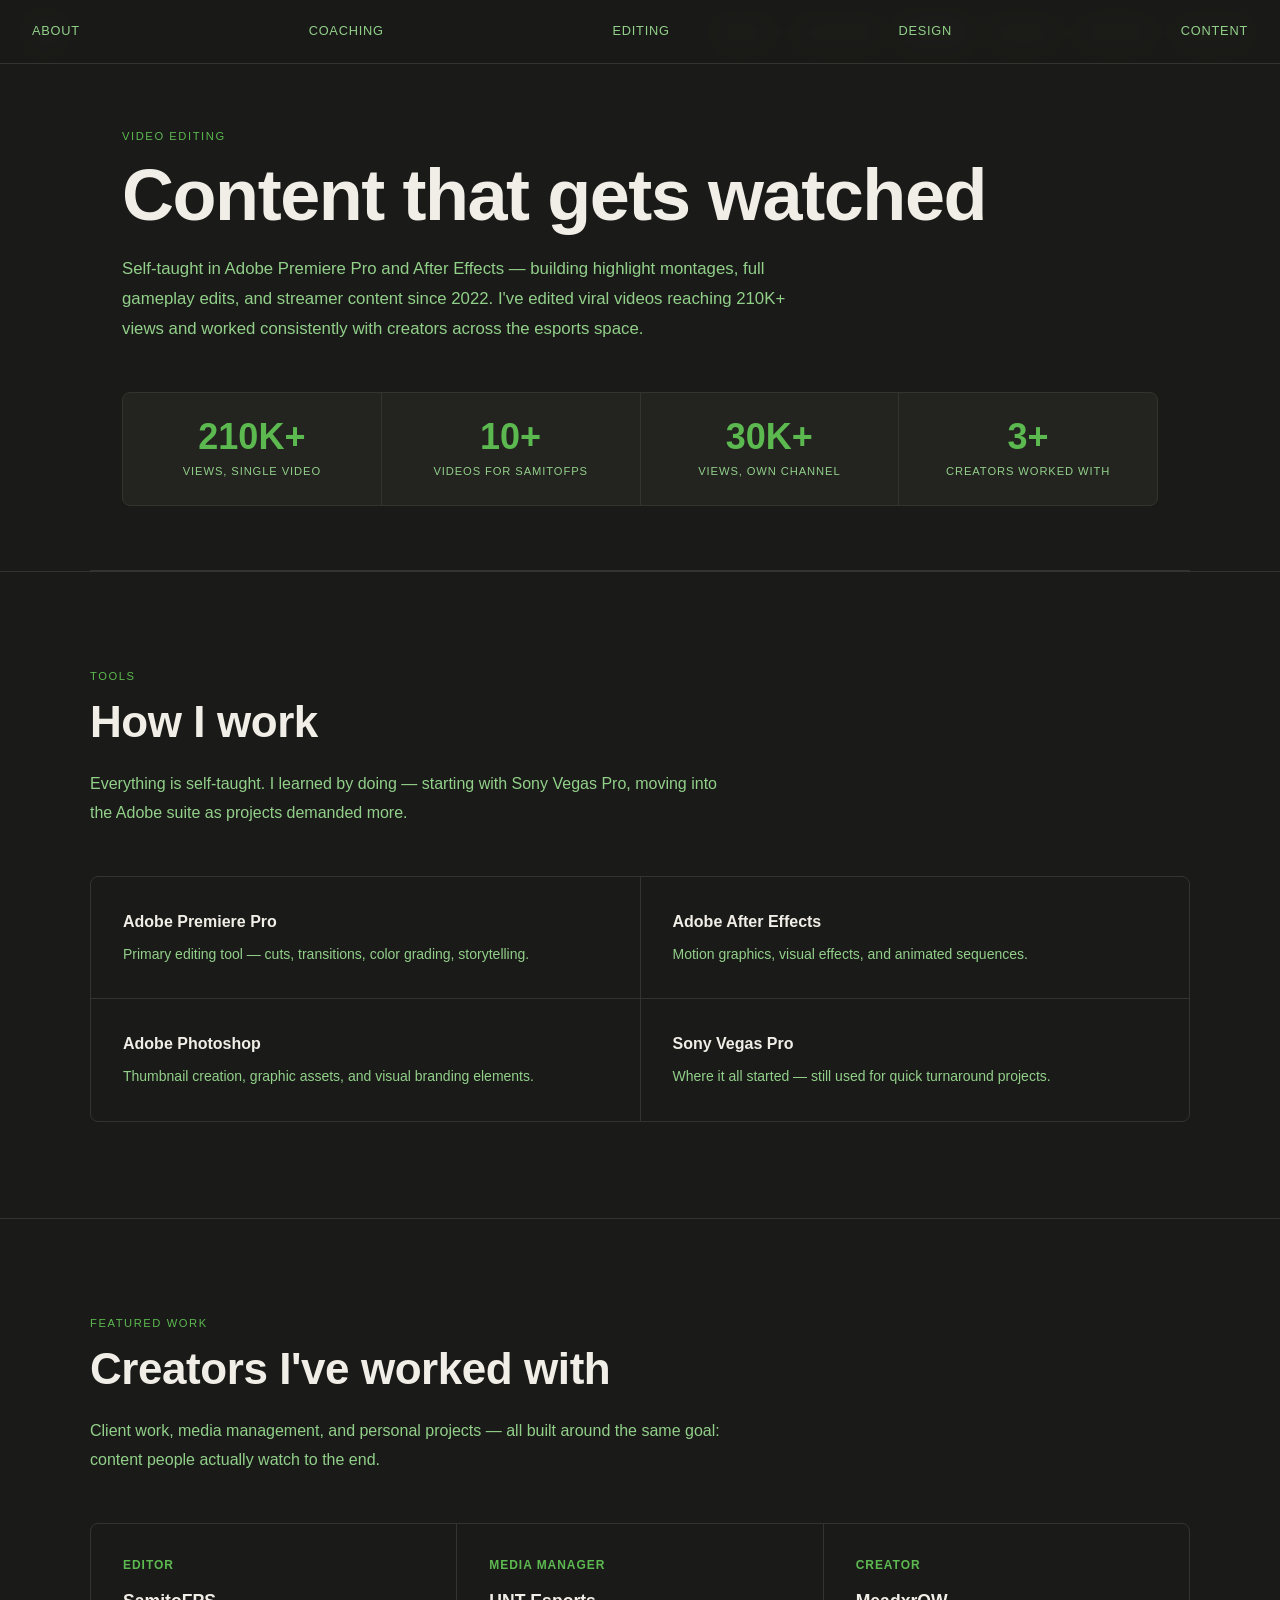
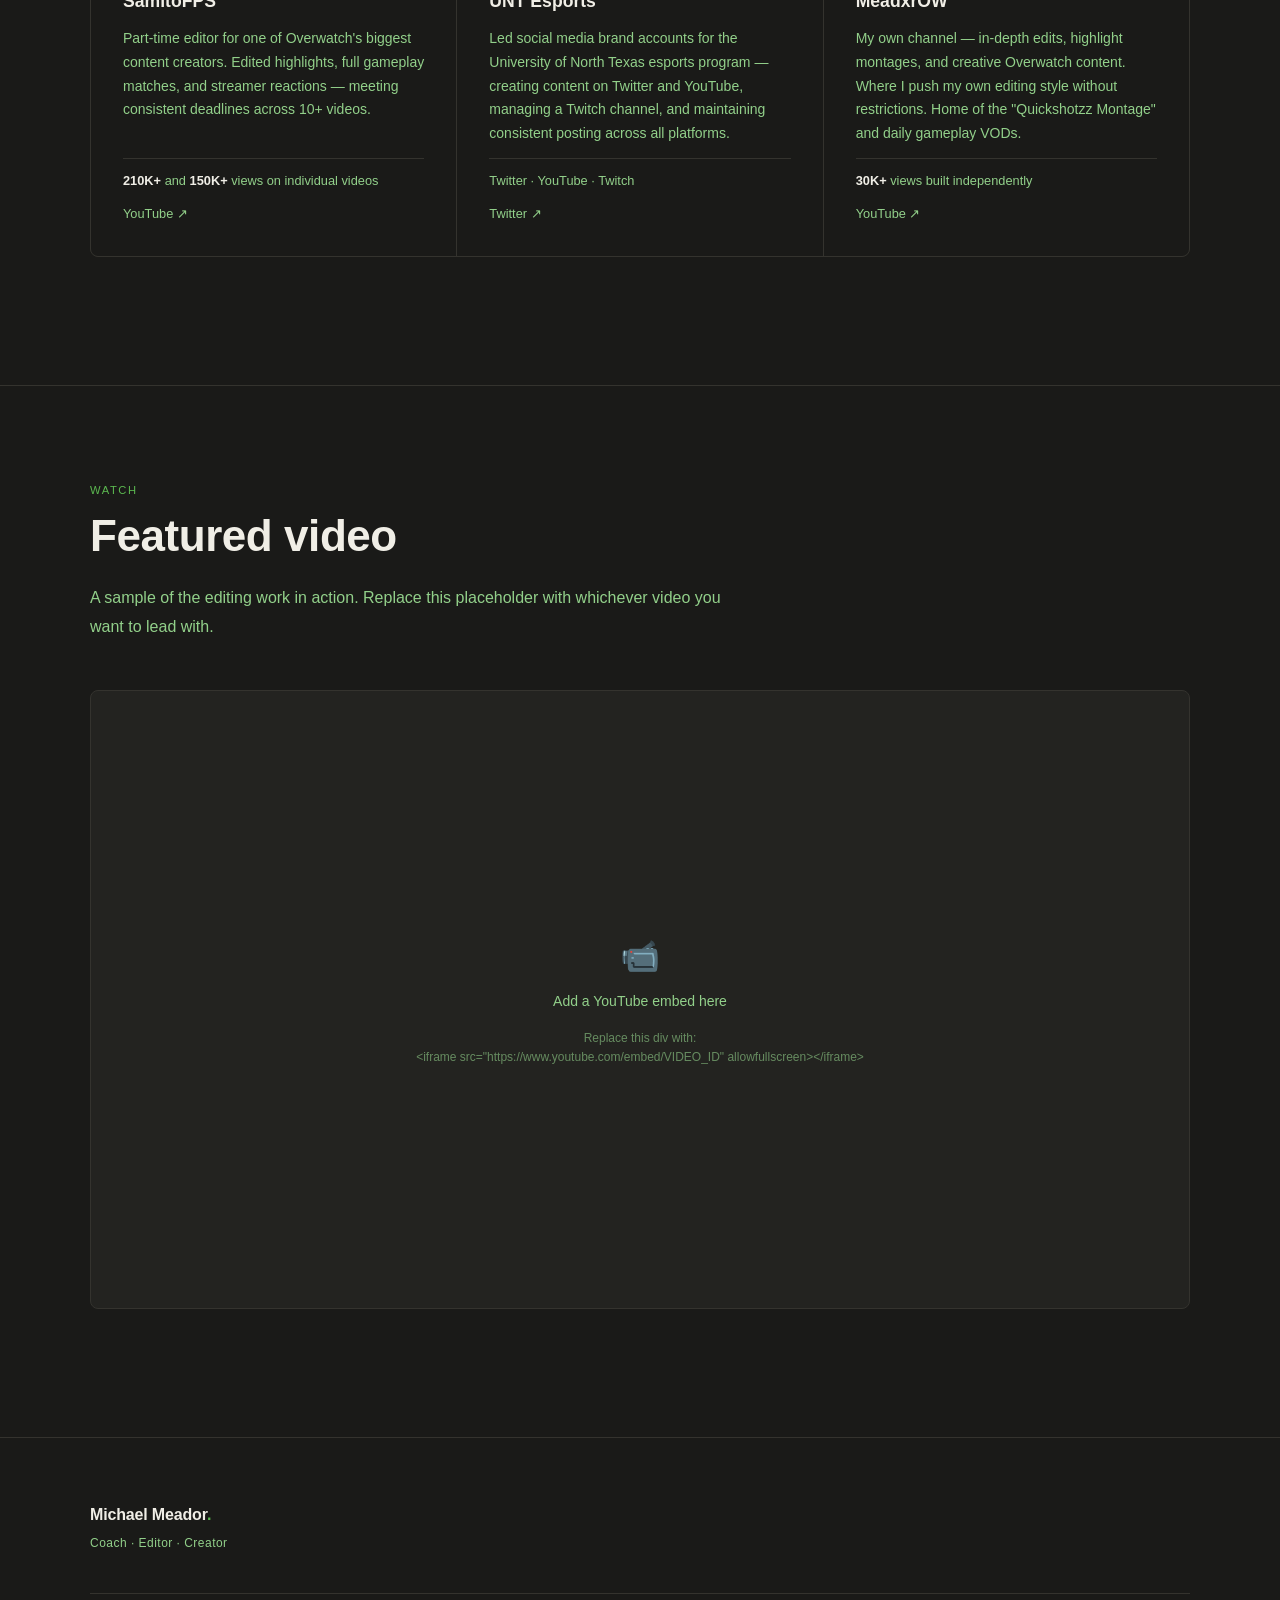
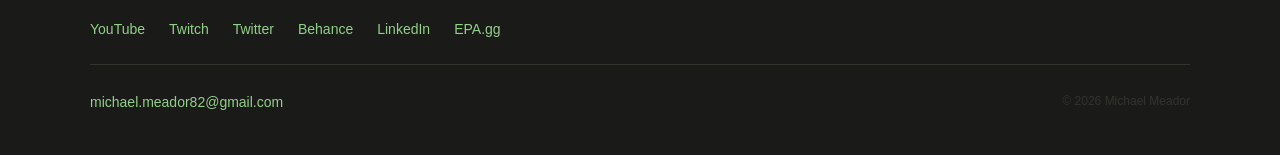
<file: editing.html>
<!DOCTYPE html>
<html lang="en">
<head>
  <meta charset="UTF-8" />
  <meta name="viewport" content="width=device-width, initial-scale=1.0" />
  <title>Video Editing — Michael "Meadxr" Meador</title>
  <link rel="stylesheet" href="styles.css" />
</head>

<body>

  <!-- NAV -->
  <nav>
    <a href="index.html" class="nav-logo">
      <img src="images/logo.svg" alt="Home" class="nav-logo-icon"
           onerror="this.style.display='none'; this.nextElementSibling.style.display='inline';" />
      <span class="nav-logo-text" style="display:none;">HOME</span>
    </a>
    <ul class="nav-links">
      <li><a href="about.html">About</a></li>
      <li><a href="coaching.html">Coaching</a></li>
      <li><a href="editing.html" class="active">Editing</a></li>
      <li><a href="design.html">Design</a></li>
      <li><a href="content.html">Content</a></li>
      <li><a href="index.html#contact">Contact</a></li>
    </ul>
  </nav>


  <!-- PAGE HERO -->
  <section class="page-hero">
    <p class="section-eyebrow">Video Editing</p>
    <h1>Content that gets watched</h1>
    <p class="section-desc">
      Self-taught in Adobe Premiere Pro and After Effects — building highlight montages,
      full gameplay edits, and streamer content since 2022. I've edited viral videos reaching
      210K+ views and worked consistently with creators across the esports space.
    </p>

    <div class="stats-row">
      <div class="stat-item">
        <p class="stat-number">210K+</p>
        <p class="stat-label">Views, Single Video</p>
      </div>
      <div class="stat-item">
        <p class="stat-number">10+</p>
        <p class="stat-label">Videos for SamitoFPS</p>
      </div>
      <div class="stat-item">
        <p class="stat-number">30K+</p>
        <p class="stat-label">Views, Own Channel</p>
      </div>
      <div class="stat-item">
        <p class="stat-number">3+</p>
        <p class="stat-label">Creators Worked With</p>
      </div>
    </div>
  </section>


  <!-- TOOLS & SKILLS -->
  <section class="section-block">
    <div class="section-block-inner">

      <div class="section-block-header">
        <p class="section-eyebrow">Tools</p>
        <h2 class="section-heading">How I work</h2>
        <p class="section-desc">
          Everything is self-taught. I learned by doing — starting with Sony Vegas Pro,
          moving into the Adobe suite as projects demanded more.
        </p>
      </div>

      <div class="tools-grid">
        <div class="tool-item">
          <p class="tool-name">Adobe Premiere Pro</p>
          <p class="tool-desc">Primary editing tool — cuts, transitions, color grading, storytelling.</p>
        </div>
        <div class="tool-item">
          <p class="tool-name">Adobe After Effects</p>
          <p class="tool-desc">Motion graphics, visual effects, and animated sequences.</p>
        </div>
        <div class="tool-item">
          <p class="tool-name">Adobe Photoshop</p>
          <p class="tool-desc">Thumbnail creation, graphic assets, and visual branding elements.</p>
        </div>
        <div class="tool-item">
          <p class="tool-name">Sony Vegas Pro</p>
          <p class="tool-desc">Where it all started — still used for quick turnaround projects.</p>
        </div>
      </div>

    </div>
  </section>


  <!-- FEATURED WORK -->
  <section class="section-block">
    <div class="section-block-inner">

      <div class="section-block-header">
        <p class="section-eyebrow">Featured Work</p>
        <h2 class="section-heading">Creators I've worked with</h2>
        <p class="section-desc">
          Client work, media management, and personal projects — all built around
          the same goal: content people actually watch to the end.
        </p>
      </div>

      <div class="creators-grid">

        <div class="creator-card">
          <p class="creator-role">Editor</p>
          <h3 class="creator-name">SamitoFPS</h3>
          <p class="creator-desc">
            Part-time editor for one of Overwatch's biggest content creators.
            Edited highlights, full gameplay matches, and streamer reactions —
            meeting consistent deadlines across 10+ videos.
          </p>
          <p class="creator-stat"><strong>210K+</strong> and <strong>150K+</strong> views on individual videos</p>
          <a href="https://www.youtube.com/@SamitoFPS" target="_blank" rel="noopener" class="creator-link">YouTube ↗</a>
        </div>

        <div class="creator-card">
          <p class="creator-role">Media Manager</p>
          <h3 class="creator-name">UNT Esports</h3>
          <p class="creator-desc">
            Led social media brand accounts for the University of North Texas esports
            program — creating content on Twitter and YouTube, managing a Twitch channel,
            and maintaining consistent posting across all platforms.
          </p>
          <p class="creator-stat">Twitter · YouTube · Twitch</p>
          <a href="https://twitter.com/UNTEsports" target="_blank" rel="noopener" class="creator-link">Twitter ↗</a>
        </div>

        <div class="creator-card">
          <p class="creator-role">Creator</p>
          <h3 class="creator-name">MeadxrOW</h3>
          <p class="creator-desc">
            My own channel — in-depth edits, highlight montages, and creative Overwatch
            content. Where I push my own editing style without restrictions.
            Home of the "Quickshotzz Montage" and daily gameplay VODs.
          </p>
          <p class="creator-stat"><strong>30K+</strong> views built independently</p>
          <a href="https://www.youtube.com/@MeadxrOW" target="_blank" rel="noopener" class="creator-link">YouTube ↗</a>
        </div>

      </div>

    </div>
  </section>


  <!-- FEATURED VIDEO -->
  <section class="section-block">
    <div class="section-block-inner">

      <div class="section-block-header">
        <p class="section-eyebrow">Watch</p>
        <h2 class="section-heading">Featured video</h2>
        <p class="section-desc">
          <!-- UPDATE: Replace the YouTube embed below with your best piece of work.
               To get the embed URL: YouTube video → Share → Embed → copy the src URL.
               Format: https://www.youtube.com/embed/VIDEO_ID -->
          A sample of the editing work in action. Replace this placeholder with
          whichever video you want to lead with.
        </p>
      </div>

      <!-- VIDEO EMBED PLACEHOLDER
           Replace VIDEO_ID below with the actual YouTube video ID
           e.g. for youtube.com/watch?v=dQw4w9WgXcQ the ID is dQw4w9WgXcQ -->
      <div class="video-embed-wrapper">
        <div class="video-placeholder">
          <p>📹</p>
          <p>Add a YouTube embed here</p>
          <p style="font-size:0.75rem; margin-top:0.5rem; opacity:0.6;">
            Replace this div with:<br>
            &lt;iframe src="https://www.youtube.com/embed/VIDEO_ID"
            allowfullscreen&gt;&lt;/iframe&gt;
          </p>
        </div>
      </div>

    </div>
  </section>


  <!-- FOOTER -->
  <footer id="contact">
    <div class="footer-inner">
      <div class="footer-top">
        <div class="footer-brand">
          <p class="footer-logo">Michael Meador<span>.</span></p>
          <p class="footer-tagline">Coach · Editor · Creator</p>
        </div>
        <nav class="footer-nav" aria-label="Footer navigation">
          <a href="about.html">About</a>
          <a href="coaching.html">Coaching</a>
          <a href="editing.html">Editing</a>
          <a href="design.html">Design</a>
          <a href="content.html">Content</a>
        </nav>
      </div>
      <div class="footer-links">
        <a href="https://www.youtube.com/@MeadxrOW" target="_blank" rel="noopener">YouTube</a>
        <a href="https://twitch.tv/meadxr_" target="_blank" rel="noopener">Twitch</a>
        <a href="https://twitter.com/Meadxr" target="_blank" rel="noopener">Twitter</a>
        <a href="https://www.behance.net/michaelmeador" target="_blank" rel="noopener">Behance</a>
        <a href="https://www.linkedin.com/in/michaelmeador-smm/" target="_blank" rel="noopener">LinkedIn</a>
        <a href="https://epa.gg/our-coaches/michael-meadxr-meador/" target="_blank" rel="noopener">EPA.gg</a>
      </div>
      <div class="footer-bottom">
        <p class="footer-email">
          <a href="mailto:michael.meador82@gmail.com">michael.meador82@gmail.com</a>
        </p>
        <p class="footer-copy">&copy; 2026 Michael Meador</p>
      </div>
    </div>
  </footer>

</body>
</html>
</file>
<file: styles.css>
/* =============================================
   DESIGN TOKENS
============================================= */
:root {
  --color-bg:        #1a1a18;   /* Claude-style warm dark background */
  --color-surface:   #232320;   /* warm dark surface for cards */
  --color-surface-2: #2b2b27;   /* slightly lighter surface */
  --color-text:      #F0EEE6;   /* Claude warm off-white text */
  --color-muted:     #92D08A;   /* primary green — secondary text, labels */
  --color-accent:    #5CB950;   /* primary accent green — buttons, highlights */
  --color-accent-2:  #3E8435;   /* contrasting darker green — tertiary accents */
  --color-border:    #34332e;   /* warm dark dividers */
  --color-light:     #C8E8C4;   /* pale green — subtle tints if needed */

  --font-display:    Arial, 'Helvetica Neue', Helvetica, sans-serif;
  --font-body:       Arial, 'Helvetica Neue', Helvetica, sans-serif;

  --max-width:       1100px;
  --nav-height:      64px;
}

/* =============================================
   RESET & BASE
============================================= */
*, *::before, *::after {
  box-sizing: border-box;
  margin: 0;
  padding: 0;
}

html { scroll-behavior: smooth; }

body {
  background-color: var(--color-bg);
  color: var(--color-text);
  font-family: var(--font-body);
  font-size: 16px;
  line-height: 1.6;
  -webkit-font-smoothing: antialiased;
}

a { color: inherit; text-decoration: none; }
img { display: block; max-width: 100%; }

/* =============================================
   NAV
============================================= */
nav {
  position: fixed;
  top: 0; left: 0; right: 0;
  height: var(--nav-height);
  display: flex;
  align-items: center;
  justify-content: space-between;
  padding: 0 2rem;
  z-index: 100;
  background: rgba(26, 26, 24, 0.85);
  backdrop-filter: blur(12px);
  -webkit-backdrop-filter: blur(12px);
  border-bottom: 1px solid var(--color-border);
}

.nav-logo {
  font-family: var(--font-display);
  font-size: 1rem;
  font-weight: 900;
  letter-spacing: -0.01em;
  color: var(--color-text);
  display: flex;
  align-items: center;
  gap: 0.5rem;
}

.nav-logo-icon {
  height: 28px;
  width: auto;
}

/* HOME text fallback if logo doesn't load */
.nav-logo-text {
  font-size: 0.875rem;
  font-weight: 700;
  letter-spacing: 0.06em;
  text-transform: uppercase;
  color: var(--color-text);
}

.nav-links {
  display: flex;
  gap: 2rem;
  list-style: none;
}

.nav-links a {
  font-size: 0.8rem;
  font-weight: 500;
  color: var(--color-muted);
  letter-spacing: 0.06em;
  text-transform: uppercase;
  transition: color 0.2s ease;
}

.nav-links a:hover,
.nav-links a.active {
  color: var(--color-text);
}

/* =============================================
   HERO
============================================= */
.hero {
  min-height: 100vh;
  padding-top: var(--nav-height);
  display: flex;
  align-items: center;
  max-width: var(--max-width);
  margin: 0 auto;
  padding-left: 2rem;
  padding-right: 2rem;
  gap: 4rem;
}

.hero-text { flex: 1; }

.hero-eyebrow {
  font-size: 0.75rem;
  font-weight: 500;
  letter-spacing: 0.14em;
  text-transform: uppercase;
  color: var(--color-accent);
  margin-bottom: 1.25rem;
}

.hero-name {
  font-family: var(--font-display);
  font-size: clamp(3rem, 7vw, 5.5rem);
  font-weight: 900;
  line-height: 1.0;
  letter-spacing: -0.02em;
  color: var(--color-text);
  margin-bottom: 1.5rem;
}

.hero-name-alias {
  display: inline-block;
  font-size: 0.45em;
  color: var(--color-accent);
  letter-spacing: 0.05em;
  vertical-align: middle;
  line-height: 1;
}

.hero-bio {
  font-size: 1.05rem;
  color: var(--color-muted);
  max-width: 480px;
  line-height: 1.75;
  margin-bottom: 2rem;
}

.hero-cta {
  display: flex;
  gap: 1rem;
  flex-wrap: wrap;
}

/* Buttons */
.btn-primary {
  display: inline-block;
  padding: 0.75rem 1.75rem;
  background-color: var(--color-accent);
  color: #1a1a18;
  font-family: var(--font-body);
  font-size: 0.875rem;
  font-weight: 700;
  letter-spacing: 0.03em;
  border-radius: 6px;
  transition: background-color 0.2s ease;
}

.btn-primary:hover {
  background-color: var(--color-accent-2);
  color: var(--color-text);
}

.btn-secondary {
  display: inline-block;
  padding: 0.75rem 1.75rem;
  border: 1px solid var(--color-border);
  color: var(--color-text);
  font-family: var(--font-body);
  font-size: 0.875rem;
  font-weight: 500;
  letter-spacing: 0.03em;
  border-radius: 6px;
  transition: border-color 0.2s ease;
}

.btn-secondary:hover {
  border-color: var(--color-accent);
  color: var(--color-accent);
}

/* Hero image */
.hero-image {
  flex-shrink: 0;
  width: 340px;
  height: 420px;
  position: relative;
}

.hero-image img {
  width: 100%;
  height: 100%;
  object-fit: cover;
  object-position: top;
  border-radius: 8px;
  filter: grayscale(10%);
}

.hero-image::before {
  content: '';
  position: absolute;
  top: 14px; left: 14px;
  right: -14px; bottom: -14px;
  border: 2px solid var(--color-accent);
  border-radius: 8px;
  z-index: -1;
  opacity: 0.35;
}

/* Tags */
.hero-tags {
  display: flex;
  flex-wrap: wrap;
  gap: 0.5rem;
  margin-bottom: 2rem;
}

.tag {
  font-size: 0.7rem;
  font-weight: 500;
  letter-spacing: 0.08em;
  text-transform: uppercase;
  padding: 0.3rem 0.8rem;
  border: 1px solid var(--color-border);
  border-radius: 4px;
  color: var(--color-muted);
}

/* =============================================
   PAGE HERO (sub-pages)
============================================= */
.page-hero {
  padding: calc(var(--nav-height) + 4rem) 2rem 4rem;
  max-width: var(--max-width);
  margin: 0 auto;
  border-bottom: 1px solid var(--color-border);
}

.page-hero h1 {
  font-family: var(--font-display);
  font-size: clamp(2.5rem, 6vw, 4.5rem);
  font-weight: 900;
  letter-spacing: -0.02em;
  line-height: 1.05;
  color: var(--color-text);
  margin-bottom: 1.25rem;
}

.page-hero p.section-desc {
  max-width: 700px;
  font-size: 1.05rem;
  color: var(--color-muted);
  line-height: 1.8;
}

/* Stats row */
.stats-row {
  display: grid;
  grid-template-columns: repeat(4, 1fr);
  gap: 1px;
  background-color: var(--color-border);
  border: 1px solid var(--color-border);
  border-radius: 8px;
  overflow: hidden;
  margin-top: 3rem;
}

.stat-item {
  background-color: var(--color-surface);
  padding: 1.5rem;
  text-align: center;
}

.stat-number {
  font-family: var(--font-display);
  font-size: clamp(1.5rem, 3vw, 2.25rem);
  font-weight: 900;
  color: var(--color-accent);
  line-height: 1.1;
}

.stat-label {
  font-size: 0.7rem;
  font-weight: 500;
  letter-spacing: 0.08em;
  text-transform: uppercase;
  color: var(--color-muted);
  margin-top: 0.4rem;
}

/* =============================================
   SHARED SECTION UTILITIES
============================================= */
.section-eyebrow {
  font-size: 0.7rem;
  font-weight: 500;
  letter-spacing: 0.14em;
  text-transform: uppercase;
  color: var(--color-accent);
  margin-bottom: 0.75rem;
}

.section-heading {
  font-family: var(--font-display);
  font-size: clamp(1.75rem, 4vw, 2.75rem);
  font-weight: 900;
  letter-spacing: -0.01em;
  color: var(--color-text);
  margin-bottom: 1.5rem;
  line-height: 1.1;
}

.section-block {
  border-top: 1px solid var(--color-border);
  padding: 6rem 2rem;
}

.section-block-inner {
  max-width: var(--max-width);
  margin: 0 auto;
}

.section-block-header {
  margin-bottom: 3rem;
  max-width: 640px;
}

.coaching-header { max-width: 820px; }

.section-block-header p.section-desc {
  color: var(--color-muted);
  font-size: 1rem;
  line-height: 1.8;
  margin-top: 0.75rem;
}

.inline-link {
  color: var(--color-accent);
  border-bottom: 1px solid transparent;
  transition: border-color 0.2s ease;
}

.inline-link:hover { border-color: var(--color-accent); }

/* =============================================
   ABOUT SECTION (homepage)
============================================= */
.about {
  border-top: 1px solid var(--color-border);
  padding: 6rem 2rem;
}

.about-inner {
  max-width: var(--max-width);
  margin: 0 auto;
  display: grid;
  grid-template-columns: 1fr 1fr;
  gap: 5rem;
  align-items: start;
}

.about-text p {
  color: var(--color-muted);
  line-height: 1.85;
  margin-bottom: 1.25rem;
  font-size: 1rem;
}

.about-text p:last-child { margin-bottom: 0; }

.credentials-label {
  font-size: 0.7rem;
  font-weight: 500;
  letter-spacing: 0.1em;
  text-transform: uppercase;
  color: var(--color-muted);
  margin-bottom: 1.25rem;
}

.credential-item {
  padding: 1.25rem 0;
  border-top: 1px solid var(--color-border);
}

.credential-item:last-child { border-bottom: 1px solid var(--color-border); }

.credential-header {
  display: flex;
  justify-content: space-between;
  align-items: baseline;
  margin-bottom: 0.4rem;
}

.credential-name {
  font-family: var(--font-display);
  font-size: 1rem;
  font-weight: 900;
  color: var(--color-text);
}

.credential-link {
  font-size: 0.75rem;
  color: var(--color-muted);
  transition: color 0.2s ease;
}

.credential-link:hover { color: var(--color-accent); }

.credential-desc {
  font-size: 0.875rem;
  color: var(--color-muted);
  line-height: 1.7;
}

/* =============================================
   FOOTER
============================================= */
footer {
  border-top: 1px solid var(--color-border);
  padding: 4rem 2rem 2.5rem;
  margin-top: 2rem;
}

.footer-inner { max-width: var(--max-width); margin: 0 auto; }

.footer-top {
  display: flex;
  justify-content: space-between;
  align-items: flex-start;
  margin-bottom: 2.5rem;
}

.footer-logo {
  font-family: var(--font-display);
  font-size: 1rem;
  font-weight: 900;
  letter-spacing: -0.01em;
  color: var(--color-text);
  margin-bottom: 0.4rem;
}

.footer-logo span { color: var(--color-accent); }

.footer-tagline {
  font-size: 0.75rem;
  color: var(--color-muted);
  letter-spacing: 0.04em;
}

.footer-nav { display: flex; gap: 2rem; }

.footer-nav a {
  font-size: 0.8rem;
  color: var(--color-muted);
  letter-spacing: 0.06em;
  text-transform: uppercase;
  transition: color 0.2s ease;
}

.footer-nav a:hover { color: var(--color-text); }

.footer-links {
  display: flex;
  gap: 1.5rem;
  flex-wrap: wrap;
  padding: 1.5rem 0;
  border-top: 1px solid var(--color-border);
  border-bottom: 1px solid var(--color-border);
  margin-bottom: 1.5rem;
}

.footer-links a {
  font-size: 0.875rem;
  font-weight: 500;
  color: var(--color-muted);
  transition: color 0.2s ease;
}

.footer-links a:hover { color: var(--color-accent); }

.footer-bottom {
  display: flex;
  justify-content: space-between;
  align-items: center;
}

.footer-email a {
  font-size: 0.875rem;
  color: var(--color-muted);
  transition: color 0.2s ease;
}

.footer-email a:hover { color: var(--color-text); }

.footer-copy { font-size: 0.75rem; color: var(--color-border); }

/* =============================================
   COACHING PAGE
============================================= */
.games-row {
  display: flex;
  gap: 1rem;
  flex-wrap: wrap;
  margin-top: 2.5rem;
  padding-top: 2.5rem;
  border-top: 1px solid var(--color-border);
}

.game-tile {
  flex: 1;
  min-width: 120px;
  height: 80px;
  display: flex;
  align-items: center;
  justify-content: center;
  border: 1px solid var(--color-border);
  border-radius: 8px;
  background-color: var(--color-surface);
  padding: 1rem;
  transition: border-color 0.2s ease;
}

.game-tile:hover { border-color: var(--color-accent-2); }

.game-tile img {
  max-height: 100%;
  max-width: 100%;
  object-fit: contain;
}

.game-placeholder {
  font-size: 0.75rem;
  font-weight: 600;
  letter-spacing: 0.08em;
  text-transform: uppercase;
  color: var(--color-muted);
}

.testimonials-grid {
  display: grid;
  grid-template-columns: 1fr 1fr;
  gap: 1.5rem;
  margin-bottom: 3rem;
}

.testimonial {
  background-color: var(--color-surface);
  border: 1px solid var(--color-border);
  border-radius: 8px;
  padding: 2rem;
}

.testimonial-quote {
  font-size: 0.95rem;
  color: var(--color-text);
  line-height: 1.85;
  margin-bottom: 1.5rem;
  font-style: italic;
}

.testimonial-quote::before {
  content: '"';
  font-family: var(--font-display);
  font-size: 2.5rem;
  color: var(--color-accent);
  line-height: 0;
  vertical-align: -0.6rem;
  margin-right: 0.15rem;
}

.testimonial-author {
  font-size: 0.8rem;
  font-weight: 700;
  color: var(--color-muted);
  letter-spacing: 0.04em;
  text-transform: uppercase;
}

.testimonial-role {
  font-size: 0.75rem;
  color: var(--color-muted);
  opacity: 0.65;
  margin-top: 0.25rem;
}

.coaching-cta {
  display: flex;
  align-items: center;
  gap: 1.5rem;
  flex-wrap: wrap;
}

.epa-badge {
  font-size: 0.8rem;
  color: var(--color-muted);
}

.epa-badge a {
  color: var(--color-accent);
  border-bottom: 1px solid transparent;
  transition: border-color 0.2s ease;
}

.epa-badge a:hover { border-color: var(--color-accent); }

.process-grid {
  display: grid;
  grid-template-columns: repeat(3, 1fr);
  gap: 2.5rem;
}

.process-number {
  font-family: var(--font-display);
  font-size: 2.5rem;
  font-weight: 900;
  color: var(--color-border);
  line-height: 1;
  margin-bottom: 0.75rem;
}

.process-title {
  font-family: var(--font-display);
  font-size: 1rem;
  font-weight: 900;
  color: var(--color-text);
  margin-bottom: 0.5rem;
}

.process-desc {
  font-size: 0.875rem;
  color: var(--color-muted);
  line-height: 1.75;
}

.college-logos {
  display: grid;
  grid-template-columns: repeat(4, 1fr);
  gap: 1rem;
  margin-top: 1.5rem;
}

.college-tile {
  height: 100px;
  display: flex;
  align-items: center;
  justify-content: center;
  border: 1px solid var(--color-border);
  border-radius: 8px;
  background-color: var(--color-surface);
  padding: 1.25rem;
  text-align: center;
  transition: border-color 0.2s ease;
}

.college-tile:hover { border-color: var(--color-accent-2); }

.college-tile img {
  max-height: 100%;
  max-width: 100%;
  object-fit: contain;
}

/* =============================================
   EDITING PAGE
============================================= */
.creators-grid {
  display: grid;
  grid-template-columns: repeat(3, 1fr);
  gap: 1px;
  background-color: var(--color-border);
  border: 1px solid var(--color-border);
  border-radius: 8px;
  overflow: hidden;
  margin-bottom: 2rem;
}

.creator-card {
  background-color: var(--color-bg);
  padding: 2rem;
  display: flex;
  flex-direction: column;
  gap: 0.75rem;
  transition: background-color 0.2s ease;
}

.creator-card:hover { background-color: var(--color-surface); }

.creator-name {
  font-family: var(--font-display);
  font-size: 1.1rem;
  font-weight: 900;
  color: var(--color-text);
}

.creator-role {
  font-size: 0.75rem;
  font-weight: 600;
  letter-spacing: 0.08em;
  text-transform: uppercase;
  color: var(--color-accent);
}

.creator-desc {
  font-size: 0.875rem;
  color: var(--color-muted);
  line-height: 1.7;
  flex: 1;
}

.creator-stat {
  font-size: 0.8rem;
  color: var(--color-muted);
  border-top: 1px solid var(--color-border);
  padding-top: 0.75rem;
  margin-top: auto;
}

.creator-stat strong { color: var(--color-text); }

.creator-link {
  font-size: 0.8rem;
  font-weight: 500;
  color: var(--color-muted);
  transition: color 0.2s ease;
}

.creator-link:hover { color: var(--color-accent); }

.tools-grid {
  display: grid;
  grid-template-columns: repeat(2, 1fr);
  gap: 1px;
  background-color: var(--color-border);
  border: 1px solid var(--color-border);
  border-radius: 8px;
  overflow: hidden;
}

.tool-item {
  background-color: var(--color-bg);
  padding: 2rem;
  transition: background-color 0.2s ease;
}

.tool-item:hover { background-color: var(--color-surface); }

.tool-name {
  font-family: var(--font-display);
  font-size: 1rem;
  font-weight: 900;
  color: var(--color-text);
  margin-bottom: 0.5rem;
}

.tool-desc {
  font-size: 0.875rem;
  color: var(--color-muted);
  line-height: 1.7;
}

.video-embed-wrapper {
  position: relative;
  width: 100%;
  aspect-ratio: 16 / 9;
  border-radius: 8px;
  overflow: hidden;
  background-color: var(--color-surface);
  border: 1px solid var(--color-border);
}

.video-embed-wrapper iframe {
  position: absolute;
  top: 0; left: 0;
  width: 100%; height: 100%;
  border: none;
}

.video-placeholder {
  width: 100%; height: 100%;
  display: flex;
  flex-direction: column;
  align-items: center;
  justify-content: center;
  gap: 0.5rem;
  color: var(--color-muted);
  font-size: 0.875rem;
  text-align: center;
  padding: 2rem;
}

.video-placeholder p:first-child { font-size: 2rem; }

/* =============================================
   DESIGN PAGE
============================================= */
.thumbs-grid {
  display: grid;
  grid-template-columns: repeat(3, 1fr);
  gap: 1rem;
  margin-bottom: 2rem;
}

.thumb-item {
  aspect-ratio: 16 / 9;
  overflow: hidden;
  border-radius: 6px;
  border: 1px solid var(--color-border);
  background-color: var(--color-surface);
}

.thumb-item img {
  width: 100%; height: 100%;
  object-fit: cover;
  transition: transform 0.3s ease, opacity 0.3s ease;
}

.thumb-item:hover img {
  transform: scale(1.03);
  opacity: 0.85;
}

.thumb-placeholder {
  width: 100%; height: 100%;
  display: flex;
  align-items: center;
  justify-content: center;
  font-size: 0.7rem;
  color: var(--color-border);
  letter-spacing: 0.08em;
  text-transform: uppercase;
}

/* =============================================
   CONTENT PAGE
============================================= */
.content-section {
  background-color: var(--color-surface);
  border-top: 1px solid var(--color-border);
}

.channels-list {
  display: flex;
  flex-direction: column;
  border: 1px solid var(--color-border);
  border-radius: 8px;
  overflow: hidden;
  margin-bottom: 2rem;
}

.channel-item {
  display: flex;
  justify-content: space-between;
  align-items: center;
  padding: 1.25rem 1.75rem;
  border-bottom: 1px solid var(--color-border);
  background-color: var(--color-bg);
  transition: background-color 0.2s ease;
}

.channel-item:last-child { border-bottom: none; }
.channel-item:hover { background-color: var(--color-surface); }

.channel-info {
  display: flex;
  flex-direction: column;
  gap: 0.2rem;
}

.channel-name {
  font-family: var(--font-display);
  font-size: 0.95rem;
  font-weight: 900;
  color: var(--color-text);
}

.channel-desc { font-size: 0.8rem; color: var(--color-muted); }

.channel-link {
  font-size: 0.8rem;
  font-weight: 500;
  color: var(--color-muted);
  transition: color 0.2s ease;
  white-space: nowrap;
}

.channel-link:hover { color: var(--color-accent); }

/* Twitch embed label */
.platform-label {
  font-size: 0.7rem;
  font-weight: 700;
  letter-spacing: 0.14em;
  text-transform: uppercase;
  color: var(--color-accent);
  margin-bottom: 1rem;
}

/* =============================================
   ABOUT PAGE
============================================= */
.about-page-grid {
  display: grid;
  grid-template-columns: 3fr 2fr;
  gap: 5rem;
  align-items: start;
}

.about-page-text p {
  color: var(--color-muted);
  line-height: 1.85;
  margin-bottom: 1.25rem;
  font-size: 1rem;
}

.about-page-text p:last-child { margin-bottom: 0; }

.about-sidebar {
  display: flex;
  flex-direction: column;
  gap: 2rem;
}

.sidebar-block {
  background-color: var(--color-surface);
  border: 1px solid var(--color-border);
  border-radius: 8px;
  padding: 1.5rem;
}

.sidebar-block-title {
  font-size: 0.7rem;
  font-weight: 700;
  letter-spacing: 0.1em;
  text-transform: uppercase;
  color: var(--color-accent);
  margin-bottom: 1rem;
}

.sidebar-list {
  list-style: none;
  display: flex;
  flex-direction: column;
  gap: 0.5rem;
}

.sidebar-list li {
  font-size: 0.875rem;
  color: var(--color-muted);
  padding-left: 0.75rem;
  border-left: 2px solid var(--color-accent-2);
}

.about-photo {
  width: 100%;
  aspect-ratio: 3 / 4;
  border-radius: 8px;
  overflow: hidden;
  border: 1px solid var(--color-border);
  position: relative;
}

.about-photo img {
  width: 100%;
  height: 100%;
  object-fit: cover;
  object-position: top;
  filter: grayscale(10%);
}

/* =============================================
   RESPONSIVE
============================================= */
@media (max-width: 900px) {
  .about-page-grid { grid-template-columns: 1fr; gap: 3rem; }
  .college-logos { grid-template-columns: repeat(2, 1fr); }
  .stats-row { grid-template-columns: repeat(2, 1fr); }
  .process-grid { grid-template-columns: 1fr; gap: 2.5rem; }
  .creators-grid { grid-template-columns: 1fr; }
  .tools-grid { grid-template-columns: 1fr; }
  .thumbs-grid { grid-template-columns: 1fr; }
}

@media (max-width: 768px) {
  .hero {
    flex-direction: column-reverse;
    padding-top: calc(var(--nav-height) + 2rem);
    gap: 2rem;
  }

  .hero-image { width: 100%; height: 280px; }
  .nav-links { gap: 1.25rem; }

  .about-inner { grid-template-columns: 1fr; gap: 3rem; }
  .testimonials-grid { grid-template-columns: 1fr; }

  .footer-top { flex-direction: column; gap: 1.5rem; }
  .footer-nav { gap: 1.25rem; flex-wrap: wrap; }
  .footer-bottom { flex-direction: column; align-items: flex-start; gap: 0.5rem; }

  .channel-item { flex-direction: column; align-items: flex-start; gap: 0.75rem; }
}
</file>
